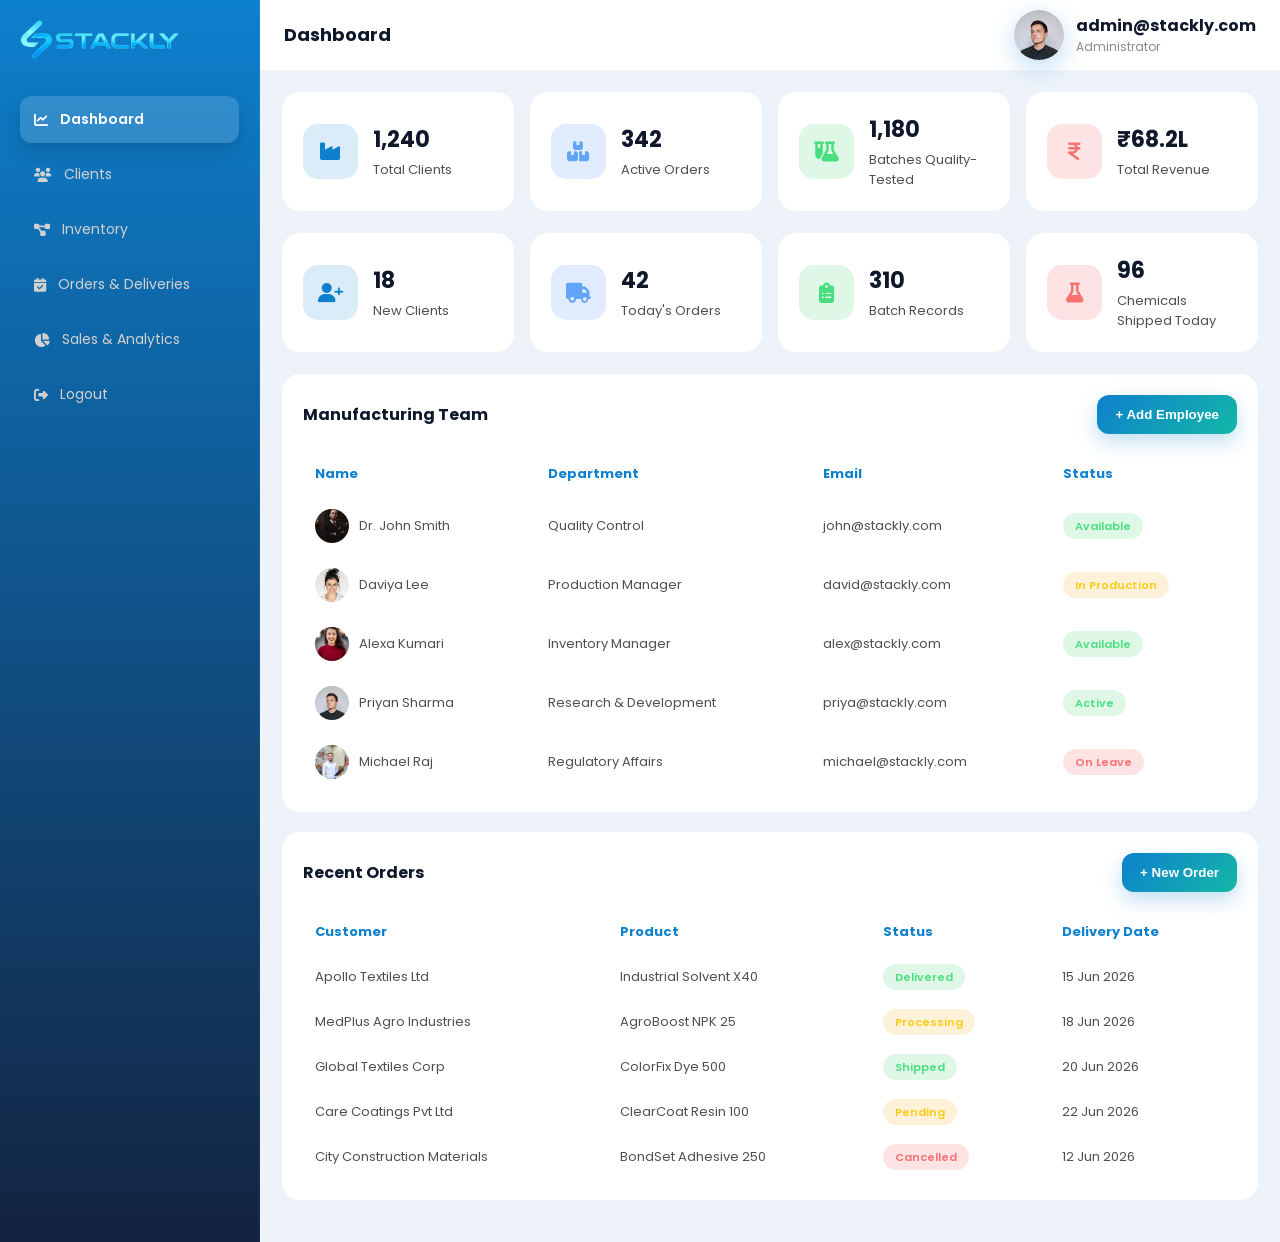
<file: admin.html>
<!DOCTYPE html>
<html lang="en">

<head>
    <meta charset="UTF-8">
    <meta name="viewport" content="width=device-width, initial-scale=1.0">
    <title>Stackly Chemical Manufacturing Dashboard</title>
    <link rel="preconnect" href="https://fonts.googleapis.com">
    <link href="https://fonts.googleapis.com/css2?family=Poppins:wght@300;400;500;600;700&display=swap"
        rel="stylesheet">
    <link rel="stylesheet" href="https://cdnjs.cloudflare.com/ajax/libs/font-awesome/6.5.1/css/all.min.css" />
    <link rel="stylesheet" href="https://fonts.googleapis.com/css2?family=Material+Symbols+Outlined" />
    <style>
        * {
            margin: 0;
            padding: 0;
            box-sizing: border-box;
        }

        body {
            font-family: 'Poppins', sans-serif;
            background: #edf3f9;
            display: flex;
            min-height: 100vh;
            overflow-x: hidden;
        }

        .sidebar {
            width: 260px;
            background: linear-gradient(180deg, #0D80CE, #132340);
            border-right: 1px solid rgba(255, 255, 255, 0.05);
            padding: 20px;
            transition: 0.3s;
            flex-shrink: 0;
        }

        .logo {
            display: flex;
            align-items: center;
            justify-content: space-between;
            margin-bottom: 30px;
        }

        .logo img {
            width: 160px;
        }

        .close-btn {
            display: none;
            font-size: 22px;
            color: white;
            cursor: pointer;
        }

        .menu {
            list-style: none;
        }

        .menu li {
            margin-bottom: 8px;
        }

        .menu li a {
            display: flex;
            align-items: center;
            gap: 12px;
            padding: 13px 14px;
            border-radius: 12px;
            text-decoration: none;
            color: #d1d1d1;
            transition: 0.3s;
            font-size: 14px;
            cursor: pointer;
        }

        .menu li a:hover,
        .menu li.active a {
            background: rgba(255, 255, 255, 0.15);
            color: #ffffff;
            font-weight: 600;
            box-shadow: 0 8px 20px rgba(0, 0, 0, 0.15);
        }

        .main {
            flex: 1;
            overflow: auto;
        }

        .topbar {
            height: 70px;
            background: #ffffff;
            border-bottom: 1px solid rgba(255, 255, 255, 0.05);
            display: flex;
            justify-content: space-between;
            align-items: center;
            padding: 0 24px;
            position: sticky;
            top: 0;
            z-index: 10;
        }

        .topbar-left {
            display: flex;
            align-items: center;
            gap: 15px;
        }

        .menu-btn {
            display: none;
            color: #0D80CE;
            font-size: 22px;
            cursor: pointer;
        }

        .topbar h2 {
            color: #0f172a;
            font-size: 18px;
        }

        .admin-info {
            display: flex;
            align-items: center;
            gap: 12px;
            color: #0f172a;
        }

        .avatar {
            width: 50px;
            height: 50px;
            border-radius: 50%;
            object-fit: cover;
            box-shadow: 0 8px 25px rgba(13, 128, 206, .25);
            flex-shrink: 0;
        }

        .content {
            display: none;
        }

        .content.active {
            display: block;
        }

        .cards {
            display: grid;
            grid-template-columns: repeat(auto-fit, minmax(200px, 1fr));
            gap: 16px;
            margin-bottom: 22px;
        }

        .card {
            background: #ffffff;
            border-radius: 18px;
            padding: 20px;
            border: 1px solid rgba(255, 255, 255, 0.05);
            display: flex;
            align-items: center;
            gap: 15px;
        }

        .card-icon {
            width: 55px;
            height: 55px;
            border-radius: 15px;
            display: flex;
            justify-content: center;
            align-items: center;
            font-size: 20px;
            flex-shrink: 0;
        }

        .gold {
            background: rgba(13, 128, 206, 0.15);
            color: #0D80CE;
        }

        .blue {
            background: rgba(59, 130, 246, 0.15);
            color: #60a5fa;
        }

        .green {
            background: rgba(34, 197, 94, 0.15);
            color: #4ade80;
        }

        .red {
            background: rgba(239, 68, 68, 0.15);
            color: #f87171;
        }

        .purple {
            background: rgba(168, 85, 247, 0.15);
            color: #c084fc;
        }

        .orange {
            background: rgba(249, 115, 22, 0.15);
            color: #fb923c;
        }

        .card h2 {
            color: #0f172a;
            margin-bottom: 4px;
            font-size: 22px;
        }

        .card p {
            color: #131212bd;
            font-size: 13px;
        }

        .table-box {
            background: #ffffff;
            border-radius: 18px;
            padding: 20px;
            border: 1px solid rgba(255, 255, 255, 0.05);
            overflow: auto;
            margin-bottom: 20px;
        }

        .table-header {
            display: flex;
            justify-content: space-between;
            align-items: center;
            margin-bottom: 18px;
            flex-wrap: wrap;
            gap: 10px;
        }

        .table-header h2 {
            color: #0f172a;
            font-size: 16px;
        }

        .btn-gold {
            background: linear-gradient(135deg,
                    #0D80CE,
                    #14b8a6);
            color: white;
            border: none;
            padding: 12px 18px;
            border-radius: 12px;
            font-weight: 600;
            cursor: pointer;
            transition: .3s;
            box-shadow: 0 8px 20px rgba(13, 128, 206, .25);
        }

        .btn-gold:hover {
            transform: translateY(-2px);
            box-shadow: 0 12px 25px rgba(13, 128, 206, .35);
        }

        .btn-outline {
            border: 1px solid rgba(13, 128, 206, 0.726);
            background: transparent;
            padding: 8px 14px;
            border-radius: 10px;
            font-weight: 500;
            cursor: pointer;
            font-size: 13px;
            color: #0D80CE;
        }

        table {
            width: 100%;
            border-collapse: collapse;
            min-width: 550px;
        }

        table th {
            text-align: left;
            padding: 12px;
            color: #0D80CE;
            font-size: 13px;
        }

        table td {
            padding: 12px;
            border-top: 1px solid rgba(255, 255, 255, 0.05);
            color: #131212bd;

            font-size: 13px;
        }

        .table-avatar-wrap {
            display: flex;
            align-items: center;
            gap: 10px;
        }

        .table-avatar-wrap img {
            width: 34px;
            height: 34px;
            border-radius: 50%;
            object-fit: cover;
            flex-shrink: 0;
        }

        .product-thumb {
            width: 36px;
            height: 36px;
            border-radius: 8px;
            object-fit: cover;
            flex-shrink: 0;
        }

        .status {
            padding: 5px 12px;
            border-radius: 20px;
            font-size: 11px;
            font-weight: 600;
        }

        .s-active {
            background: rgba(34, 197, 94, 0.15);
            color: #4ade80;
        }

        .s-pending {
            background: rgba(245, 158, 11, 0.15);
            color: #facc15;
        }

        .s-closed {
            background: rgba(239, 68, 68, 0.15);
            color: #f87171;
        }

        .s-blue {
            background: rgba(59, 130, 246, 0.15);
            color: #60a5fa;
        }

        .s-purple {
            background: rgba(168, 85, 247, 0.15);
            color: #c084fc;
        }

        .page-title {
            color: #0f172a;
            font-size: 22px;
            font-weight: 600;
            margin-bottom: 6px;
        }

        .page-sub {
            color: #888;
            font-size: 14px;
            margin-bottom: 22px;
        }

        .grid-2 {
            display: grid;
            grid-template-columns: 1fr 1fr;
            gap: 18px;
            margin-bottom: 22px;
        }

        .info-box {
            background: #ffffff;
            border-radius: 16px;
            padding: 20px;
            border: 1px solid rgba(255, 255, 255, 0.05);
        }

        .info-box h3 {
            color: #0D80CE;
            font-size: 14px;
            margin-bottom: 14px;
            display: flex;
            align-items: center;
            gap: 8px;
        }

        .info-row {
            display: flex;
            justify-content: space-between;
            align-items: center;
            padding: 10px 0;
            border-bottom: 1px solid rgba(255, 255, 255, 0.05);
        }

        .info-row:last-child {
            border-bottom: none;
        }

        .info-label {
            color: #888;
            font-size: 13px;
            display: flex;
            align-items: center;
            gap: 6px;
        }

        .info-label .material-symbols-outlined {
            font-size: 16px;
            color: #0D80CE;
        }

        .info-value {
            color: #d1d1d1;
            font-size: 13px;
            font-weight: 500;
        }

        .client-card {
            background: #ffffff;
            border-radius: 16px;
            padding: 18px;
            border: 1px solid rgba(255, 255, 255, 0.05);
            display: flex;
            align-items: center;
            gap: 14px;
            margin-bottom: 12px;
        }

        .client-avatar {
            width: 48px;
            height: 48px;
            border-radius: 50%;
            background: linear-gradient(135deg, #0D80CE, #132340);
            display: flex;
            justify-content: center;
            align-items: center;
            font-weight: 700;
            color: white;
            font-size: 17px;
            flex-shrink: 0;
        }

        .client-name {
            color: #0f172a;
            font-size: 15px;
            font-weight: 500;
        }

        .client-case {
            color: #888;
            font-size: 12px;
            margin-top: 3px;
        }

        .badge {
            padding: 4px 10px;
            border-radius: 20px;
            font-size: 11px;
            font-weight: 600;
            margin-left: auto;
        }

        .setting-section {
            background: #ffffff;
            border-radius: 16px;
            padding: 20px;
            border: 1px solid rgba(255, 255, 255, 0.05);
            margin-bottom: 18px;
        }

        .setting-section h3 {
            color: #0D80CE;
            font-size: 15px;
            margin-bottom: 16px;
            padding-bottom: 10px;
            border-bottom: 1px solid rgba(255, 255, 255, 0.07);
        }

        .setting-row {
            display: flex;
            justify-content: space-between;
            align-items: center;
            padding: 12px 0;
            border-bottom: 1px solid rgba(255, 255, 255, 0.04);
        }

        .setting-row:last-child {
            border-bottom: none;
        }

        .setting-label {
            color: black;
            font-size: 14px;
        }

        .setting-desc {
            color: #666;
            font-size: 12px;
            margin-top: 3px;
        }

        .toggle {
            width: 44px;
            height: 24px;
            border-radius: 20px;
            background: #333;
            position: relative;
            cursor: pointer;
            transition: 0.3s;
            flex-shrink: 0;
        }

        .toggle.on {
            background: #0D80CE;
        }

        .toggle::after {
            content: '';
            position: absolute;
            width: 18px;
            height: 18px;
            border-radius: 50%;
            background: white;
            top: 3px;
            left: 3px;
            transition: 0.3s;
        }

        .toggle.on::after {
            left: 23px;
        }

        .input-field {
            background: #e8f4fc;
            border: 1px solid rgba(255, 255, 255, 0.1);
            border-radius: 10px;
            padding: 10px 14px;
            color: #555555;
            font-size: 13px;
            font-family: 'Poppins', sans-serif;
            outline: none;
            width: 100%;
            margin-bottom: 12px;
        }



        .passbox {
            position: relative;
        }

        .pass-icon {
            position: absolute;
            top: 50%;
            right: 12px;
            transform: translateY(-70%);
            display: flex;
            align-items: center;
            justify-content: center;
            cursor: pointer;
            font-size: 20px
        }


        input[type="password"]::-ms-reveal,
        input[type="password"]::-ms-clear,
        input[type="password"]::-webkit-textfield-decoration-container {
            display: none !important;
        }

        .input-field:focus {
            border-color: rgba(13, 128, 206, 0.4);
        }

        .meeting-card {
            background: #ffffff;
            border-radius: 16px;
            padding: 18px;
            border: 1px solid rgba(255, 255, 255, 0.05);
            margin-bottom: 14px;
            display: flex;
            gap: 16px;
            align-items: flex-start;
        }

        .meeting-date {
            background: rgba(13, 128, 206, 0.12);
            border-radius: 12px;
            padding: 12px 14px;
            text-align: center;
            flex-shrink: 0;
        }

        .meeting-day {
            color: #0D80CE;
            font-size: 22px;
            font-weight: 700;
            line-height: 1;
        }

        .meeting-month {
            color: #132340;
            font-size: 11px;
            margin-top: 3px;
        }

        .meeting-title {
            color: #0f172a;
            font-size: 15px;
            font-weight: 500;
        }

        .meeting-meta {
            color: #888;
            font-size: 12px;
            margin-top: 5px;
            display: flex;
            gap: 14px;
            flex-wrap: wrap;
        }

        .report-card {
            background: #ffffff;
            border-radius: 16px;
            padding: 20px;
            border: 1px solid rgba(255, 255, 255, 0.05);
            margin-bottom: 14px;
        }

        .report-title {
            color: #0f172a;
            font-size: 15px;
            font-weight: 500;
            margin-bottom: 8px;
        }

        .progress-bar {
            border-radius: 20px;
            height: 8px;
            margin: 8px 0 4px;
            background: rgba(13, 128, 206, 0.1);
        }

        .progress-fill {
            height: 100%;
            border-radius: 20px;
            background: linear-gradient(90deg, #132340, #0D80CE);
        }

        .progress-label {
            display: flex;
            justify-content: space-between;
            color: #888;
            font-size: 12px;
        }

        @media(max-width:768px) {
            .menu-btn {
                display: block;
            }

            .close-btn {
                display: block;
            }

            .sidebar {
                position: fixed;
                left: -270px;
                top: 0;
                width: 260px;
                height: 100vh;
                z-index: 999;
            }

            .sidebar.showSidebar {
                left: 0;
            }

            .grid-2 {
                grid-template-columns: 1fr;
            }


        }

        @media(max-width:500px) {

            .admin-info h4,
            .admin-info p {
                display: none;
            }

            .meeting-card {
                flex-direction: column;

            }

            .avatar {
                width: 30px;
                height: 30px;
            }
        }
    </style>
</head>

<body>

    <div class="sidebar" id="sidebar">
        <div class="logo">

            <a href="admin.html"><img src="./src/logo.webp" alt="company logo"></a>

            <span class="close-btn" id="closeBtn"><i class="fa-solid fa-xmark"></i></span>
        </div>
        <ul class="menu">
            <li class="active" data-page="dashboard"><a><i class="fa-solid fa-chart-line"></i> Dashboard</a></li>
            <li data-page="clients"><a><i class="fa-solid fa-users"></i> Clients</a></li>
            <li data-page="projects"><a><i class="fa-solid fa-diagram-project"></i> Inventory</a></li>
            <li data-page="meetings"><a><i class="fa-solid fa-calendar-check"></i> Orders & Deliveries</a></li>
            <li data-page="reports"><a><i class="fa-solid fa-chart-pie"></i> Sales & Analytics
                </a></li>
            <!-- <li data-page="settings"><a><i class="fa-solid fa-gear"></i> Settings</a></li> -->
            <li id="logoutItem"><a><i class="fa-solid fa-right-from-bracket"></i> Logout</a></li>
        </ul>
    </div>

    <div class="main">
        <div class="topbar">
            <div class="topbar-left">
                <div class="menu-btn" id="menuBtn"><i class="fa-solid fa-bars"></i></div>
                <h2 id="pageTitle">Dashboard</h2>
            </div>
            <div class="admin-info">
                <img class="avatar" id="avatarEl"
                    src="./src/person6.webp"
                    alt="Admin avatar">
                <div>
                    <h4 id="adminEmail">admin@stackly.com</h4>
                    <p style="color:#888;font-size:12px;">Administrator</p>
                </div>
            </div>
        </div>

        <!-- ===== DASHBOARD ===== -->
        <div class="content active" id="page-dashboard">
            <div style="padding:22px 22px 0;">
                <div class="cards">
                    <div class="card">
                        <div class="card-icon gold">
                            <i class="fa-solid fa-industry"></i>
                        </div>
                        <div>
                            <h2>1,240</h2>
                            <p>Total Clients</p>
                        </div>
                    </div>

                    <div class="card">
                        <div class="card-icon blue">
                            <i class="fa-solid fa-boxes-stacked"></i>
                        </div>
                        <div>
                            <h2>342</h2>
                            <p>Active Orders</p>
                        </div>
                    </div>

                    <div class="card">
                        <div class="card-icon green">
                            <i class="fa-solid fa-flask-vial"></i>
                        </div>
                        <div>
                            <h2>1,180</h2>
                            <p>Batches Quality-Tested</p>
                        </div>
                    </div>

                    <div class="card">
                        <div class="card-icon red">
                            <i class="fa-solid fa-indian-rupee-sign"></i>
                        </div>
                        <div>
                            <h2>₹68.2L</h2>
                            <p>Total Revenue</p>
                        </div>
                    </div>
                </div>

                <div class="cards">
                    <div class="card">
                        <div class="card-icon gold">
                            <i class="fa-solid fa-user-plus"></i>
                        </div>
                        <div>
                            <h2>18</h2>
                            <p>New Clients</p>
                        </div>
                    </div>

                    <div class="card">
                        <div class="card-icon blue">
                            <i class="fa-solid fa-truck"></i>
                        </div>
                        <div>
                            <h2>42</h2>
                            <p>Today's Orders</p>
                        </div>
                    </div>

                    <div class="card">
                        <div class="card-icon green">
                            <i class="fa-solid fa-clipboard-list"></i>
                        </div>
                        <div>
                            <h2>310</h2>
                            <p>Batch Records</p>
                        </div>
                    </div>

                    <div class="card">
                        <div class="card-icon red">
                            <i class="fa-solid fa-flask"></i>
                        </div>
                        <div>
                            <h2>96</h2>
                            <p>Chemicals Shipped Today</p>
                        </div>
                    </div>
                </div>
            </div>
            <div style="padding:0 22px 22px;">
                <div class="table-box">
                    <div class="table-header">
                        <h2>Manufacturing Team</h2>
                        <button class="btn-gold errorpage">+ Add Employee</button>
                    </div>

                    <table>
                        <thead>
                            <tr>
                                <th>Name</th>
                                <th>Department</th>
                                <th>Email</th>
                                <th>Status</th>
                            </tr>
                        </thead>

                        <tbody>

                            <tr>
                                <td>
                                    <div class="table-avatar-wrap">
                                        <img src="./src/person3.webp" alt="John Smith">
                                        Dr. John Smith
                                    </div>
                                </td>
                                <td>Quality Control</td>
                                <td>john@stackly.com</td>
                                <td>
                                    <span class="status s-active">
                                        Available
                                    </span>
                                </td>
                            </tr>

                            <tr>
                                <td>
                                    <div class="table-avatar-wrap">
                                        <img src="./src/person4.webp" alt="David Lee">
                                        Daviya Lee
                                    </div>
                                </td>
                                <td>Production Manager</td>
                                <td>david@stackly.com</td>
                                <td>
                                    <span class="status s-pending">
                                        In Production
                                    </span>
                                </td>
                            </tr>

                            <tr>
                                <td>
                                    <div class="table-avatar-wrap">
                                        <img src="./src/person7.webp" alt="Alex Kumar">
                                        Alexa Kumari
                                    </div>
                                </td>
                                <td>Inventory Manager</td>
                                <td>alex@stackly.com</td>
                                <td>
                                    <span class="status s-active">
                                        Available
                                    </span>
                                </td>
                            </tr>

                            <tr>
                                <td>
                                    <div class="table-avatar-wrap">
                                        <img src="./src/person6.webp" alt="Priya Sharma">
                                        Priyan Sharma
                                    </div>
                                </td>
                                <td>Research & Development</td>
                                <td>priya@stackly.com</td>
                                <td>
                                    <span class="status s-active">
                                        Active
                                    </span>
                                </td>
                            </tr>

                            <tr>
                                <td>
                                    <div class="table-avatar-wrap">
                                        <img src="./src/p1.webp" alt="Michael Raj">
                                        Michael Raj
                                    </div>
                                </td>
                                <td>Regulatory Affairs</td>
                                <td>michael@stackly.com</td>
                                <td>
                                    <span class="status s-closed">
                                        On Leave
                                    </span>
                                </td>
                            </tr>

                        </tbody>
                    </table>
                </div>
                <div class="table-box">
                    <div class="table-header">
                        <h2>Recent Orders</h2>
                        <button class="btn-gold errorpage">+ New Order</button>
                    </div>

                    <table>
                        <thead>
                            <tr>
                                <th>Customer</th>
                                <th>Product</th>
                                <th>Status</th>
                                <th>Delivery Date</th>
                            </tr>
                        </thead>

                        <tbody>

                            <tr>
                                <td>Apollo Textiles Ltd</td>
                                <td>Industrial Solvent X40</td>
                                <td>
                                    <span class="status s-active">
                                        Delivered
                                    </span>
                                </td>
                                <td>15 Jun 2026</td>
                            </tr>

                            <tr>
                                <td>MedPlus Agro Industries</td>
                                <td>AgroBoost NPK 25</td>
                                <td>
                                    <span class="status s-pending">
                                        Processing
                                    </span>
                                </td>
                                <td>18 Jun 2026</td>
                            </tr>

                            <tr>
                                <td>Global Textiles Corp</td>
                                <td>ColorFix Dye 500</td>
                                <td>
                                    <span class="status s-active">
                                        Shipped
                                    </span>
                                </td>
                                <td>20 Jun 2026</td>
                            </tr>

                            <tr>
                                <td>Care Coatings Pvt Ltd</td>
                                <td>ClearCoat Resin 100</td>
                                <td>
                                    <span class="status s-pending">
                                        Pending
                                    </span>
                                </td>
                                <td>22 Jun 2026</td>
                            </tr>

                            <tr>
                                <td>City Construction Materials</td>
                                <td>BondSet Adhesive 250</td>
                                <td>
                                    <span class="status s-closed">
                                        Cancelled
                                    </span>
                                </td>
                                <td>12 Jun 2026</td>
                            </tr>

                        </tbody>
                    </table>
                </div>
            </div>
        </div>

        <!-- ===== CLIENTS ===== -->
        <div class="content" id="page-clients" style="padding:22px;">
            <div class="page-title">Client Management</div>
            <div class="page-sub">Manage all registered clients and their order details</div>
            <div class="cards">
                <div class="card">
                    <div class="card-icon gold"><i class="fa-solid fa-users"></i></div>
                    <div>
                        <h2>1,245</h2>
                        <p>Total Clients</p>
                    </div>
                </div>
                <div class="card">
                    <div class="card-icon green"><i class="fa-solid fa-user-check"></i></div>
                    <div>
                        <h2>987</h2>
                        <p>Active Clients</p>
                    </div>
                </div>
                <div class="card">
                    <div class="card-icon blue"><i class="fa-solid fa-user-plus"></i></div>
                    <div>
                        <h2>54</h2>
                        <p>New This Month</p>
                    </div>
                </div>
                <div class="card">
                    <div class="card-icon red"><i class="fa-solid fa-user-xmark"></i></div>
                    <div>
                        <h2>204</h2>
                        <p>Inactive Clients</p>
                    </div>
                </div>
            </div>
            <div class="table-box">
                <div class="table-header">
                    <h2>All Customers</h2>
                    <div style="display:flex;gap:10px;">
                        <button class="btn-outline errorpage">Export</button>
                        <button class="btn-gold errorpage">+ Add Customer</button>
                    </div>
                </div>

                <table>
                    <thead>
                        <tr>
                            <th>Customer Name</th>
                            <th>Phone</th>
                            <th>Product Ordered</th>
                            <th>Sales Executive</th>
                            <th>Status</th>
                            <th>Registered</th>
                        </tr>
                    </thead>

                    <tbody>

                        <tr>
                            <td>Apollo Textiles Ltd</td>
                            <td>+91 98765 43210</td>
                            <td>Industrial Solvent X40</td>
                            <td>David Lee</td>
                            <td><span class="status s-active">Active</span></td>
                            <td>01 Jan 2026</td>
                        </tr>

                        <tr>
                            <td>MedPlus Agro Industries</td>
                            <td>+91 87654 32109</td>
                            <td>AgroBoost NPK 25</td>
                            <td>Alex Kumar</td>
                            <td><span class="status s-active">Active</span></td>
                            <td>10 Feb 2026</td>
                        </tr>

                        <tr>
                            <td>Global Textiles Corp</td>
                            <td>+91 76543 21098</td>
                            <td>ClearCoat Resin 100</td>
                            <td>John Smith</td>
                            <td><span class="status s-pending">Pending</span></td>
                            <td>15 Mar 2026</td>
                        </tr>

                        <tr>
                            <td>Care Coatings Pvt Ltd</td>
                            <td>+91 65432 10987</td>
                            <td>ColorFix Dye 500</td>
                            <td>David Lee</td>
                            <td><span class="status s-active">Active</span></td>
                            <td>20 Apr 2026</td>
                        </tr>

                        <tr>
                            <td>LifeCare Packaging Ltd</td>
                            <td>+91 54321 09876</td>
                            <td>BondSet Adhesive 250</td>
                            <td>Priya Sharma</td>
                            <td><span class="status s-closed">Inactive</span></td>
                            <td>05 May 2026</td>
                        </tr>

                        <tr>
                            <td>City Construction Materials</td>
                            <td>+91 43210 98765</td>
                            <td>StoneGuard Sealant 500</td>
                            <td>Alex Kumar</td>
                            <td><span class="status s-pending">Under Review</span></td>
                            <td>12 May 2026</td>
                        </tr>

                    </tbody>
                </table>
            </div>
            <div class="grid-2">

                <div class="info-box">
                    <h3>
                        <i class="fa-solid fa-industry"></i>
                        Top Customers by Orders
                    </h3>

                    <div class="client-card">
                        <div class="client-avatar">A</div>
                        <div>
                            <div class="client-name">Apollo Textiles Ltd</div>
                            <div class="client-case">
                                Industrial Solvent X40 • Active
                            </div>
                        </div>
                        <span class="badge s-active">
                            15 Orders
                        </span>
                    </div>

                    <div class="client-card">
                        <div class="client-avatar">M</div>
                        <div>
                            <div class="client-name">MedPlus Agro Industries</div>
                            <div class="client-case">
                                AgroBoost NPK 25 • Active
                            </div>
                        </div>
                        <span class="badge s-blue">
                            12 Orders
                        </span>
                    </div>

                    <div class="client-card">
                        <div class="client-avatar">G</div>
                        <div>
                            <div class="client-name">Global Textiles Corp</div>
                            <div class="client-case">
                                ClearCoat Resin 100 • Active
                            </div>
                        </div>
                        <span class="badge s-active">
                            10 Orders
                        </span>
                    </div>

                </div>

                <div class="info-box">

                    <h3>
                        <i class="fa-solid fa-chart-line"></i>
                        Sales Summary
                    </h3>

                    <div class="info-row">
                        <span class="info-label">
                            Direct Industrial Orders
                        </span>
                        <span class="info-value">
                            420
                        </span>
                    </div>

                    <div class="info-row">
                        <span class="info-label">
                            Distributor Orders
                        </span>
                        <span class="info-value">
                            680
                        </span>
                    </div>

                    <div class="info-row">
                        <span class="info-label">
                            Online B2B Orders
                        </span>
                        <span class="info-value">
                            390
                        </span>
                    </div>

                    <div class="info-row">
                        <span class="info-label">
                            Average Delivery Time
                        </span>
                        <span class="info-value">
                            2.8 Days
                        </span>
                    </div>

                    <div class="info-row">
                        <span class="info-label">
                            Customer Retention Rate
                        </span>
                        <span class="info-value">
                            92%
                        </span>
                    </div>

                </div>

            </div>
        </div>

        <!-- ===== PROJECTS (INVENTORY) ===== -->
        <div class="content" id="page-projects" style="padding:22px;">

            <div class="page-title">Inventory Management</div>
            <div class="page-sub">
                Monitor chemical stock, batch tracking and inventory status
            </div>

            <div class="cards">

                <div class="card">
                    <div class="card-icon blue">
                        <i class="fa-solid fa-flask"></i>
                    </div>
                    <div>
                        <h2>325</h2>
                        <p>Total Products</p>
                    </div>
                </div>

                <div class="card">
                    <div class="card-icon gold">
                        <i class="fa-solid fa-boxes-stacked"></i>
                    </div>
                    <div>
                        <h2>88</h2>
                        <p>Low Stock Items</p>
                    </div>
                </div>

                <div class="card">
                    <div class="card-icon green">
                        <i class="fa-solid fa-check-circle"></i>
                    </div>
                    <div>
                        <h2>198</h2>
                        <p>Available Products</p>
                    </div>
                </div>

                <div class="card">
                    <div class="card-icon red">
                        <i class="fa-solid fa-triangle-exclamation"></i>
                    </div>
                    <div>
                        <h2>45</h2>
                        <p>Expiring Soon</p>
                    </div>
                </div>

            </div>

            <div class="table-box">

                <div class="table-header">
                    <h2>Chemical Inventory</h2>

                    <div style="display:flex;gap:10px;">
                        <button class="btn-outline errorpage">
                            Filter
                        </button>

                        <button class="btn-gold errorpage">
                            + Add Product
                        </button>
                    </div>

                </div>

                <table>

                    <thead>
                        <tr>
                            <th>Batch ID</th>
                            <th>Product Name</th>
                            <th>Category</th>
                            <th>Supplier</th>
                            <th>Stock</th>
                            <th>Status</th>
                            <th>Expiry Date</th>
                        </tr>
                    </thead>

                    <tbody>

                        <tr>
                            <td>#CHM-1024</td>
                            <td>
                                <div class="table-avatar-wrap">
                                    <img class="product-thumb" src="./src/b1.webp" alt="Industrial Solvent X40">
                                    Industrial Solvent X40
                                </div>
                            </td>
                            <td>Solvents</td>
                            <td>PetroChem Supplies</td>
                            <td>1250</td>
                            <td><span class="status s-active">Available</span></td>
                            <td>15 Dec 2027</td>
                        </tr>

                        <tr>
                            <td>#CHM-1023</td>
                            <td>
                                <div class="table-avatar-wrap">
                                    <img class="product-thumb" src="./src/b2.webp" alt="AgroBoost NPK 25">
                                    AgroBoost NPK 25
                                </div>
                            </td>
                            <td>Agro Chemicals</td>
                            <td>GreenField Agro</td>
                            <td>420</td>
                            <td><span class="status s-pending">Low Stock</span></td>
                            <td>20 Oct 2027</td>
                        </tr>

                        <tr>
                            <td>#CHM-1022</td>
                            <td>
                                <div class="table-avatar-wrap">
                                    <img class="product-thumb" src="./src/b3.webp" alt="ColorFix Dye 500">
                                    ColorFix Dye 500
                                </div>
                            </td>
                            <td>Specialty Compounds</td>
                            <td>ChromaTech Industries</td>
                            <td>980</td>
                            <td><span class="status s-active">Available</span></td>
                            <td>11 Jan 2028</td>
                        </tr>

                        <tr>
                            <td>#CHM-1021</td>
                            <td>
                                <div class="table-avatar-wrap">
                                    <img class="product-thumb" src="./src/b4.webp" alt="ClearCoat Resin 100">
                                    ClearCoat Resin 100
                                </div>
                            </td>
                            <td>Coatings</td>
                            <td>ResinWorks Ltd</td>
                            <td>160</td>
                            <td><span class="status s-pending">Low Stock</span></td>
                            <td>05 Aug 2027</td>
                        </tr>

                        <tr>
                            <td>#CHM-1020</td>
                            <td>
                                <div class="table-avatar-wrap">
                                    <img class="product-thumb" src="./src/b5.webp" alt="BondSet Adhesive 250">
                                    BondSet Adhesive 250
                                </div>
                            </td>
                            <td>Adhesives</td>
                            <td>BondTech Materials</td>
                            <td>0</td>
                            <td><span class="status s-closed">Out of Stock</span></td>
                            <td>12 Jul 2027</td>
                        </tr>

                    </tbody>

                </table>

            </div>

            <div class="grid-2">

                <div class="info-box">

                    <h3>
                        <i class="fa-solid fa-chart-pie"></i>
                        Product Category Breakdown
                    </h3>

                    <div class="info-row">
                        <span class="info-label">Solvents</span>
                        <span class="info-value">120</span>
                    </div>

                    <div class="info-row">
                        <span class="info-label">Agro Chemicals</span>
                        <span class="info-value">95</span>
                    </div>

                    <div class="info-row">
                        <span class="info-label">Specialty Compounds</span>
                        <span class="info-value">72</span>
                    </div>

                    <div class="info-row">
                        <span class="info-label">Coatings</span>
                        <span class="info-value">58</span>
                    </div>

                    <div class="info-row">
                        <span class="info-label">Adhesives</span>
                        <span class="info-value">35</span>
                    </div>

                    <div class="info-row">
                        <span class="info-label">Lab Reagents</span>
                        <span class="info-value">45</span>
                    </div>

                </div>

                <div class="info-box">

                    <h3>
                        <i class="fa-solid fa-file-lines"></i>
                        Recent Inventory Reports
                    </h3>

                    <div class="info-row">
                        <span class="info-label">
                            <span class="material-symbols-outlined">description</span>
                            Stock_Report_June.pdf
                        </span>
                        <span class="info-value errorpage" style="color:#60a5fa;font-size:12px;">
                            View
                        </span>
                    </div>

                    <div class="info-row">
                        <span class="info-label">
                            <span class="material-symbols-outlined">description</span>
                            Expiry_Items.pdf
                        </span>
                        <span class="info-value errorpage" style="color:#60a5fa;font-size:12px;">
                            View
                        </span>
                    </div>

                    <div class="info-row">
                        <span class="info-label">
                            <span class="material-symbols-outlined">description</span>
                            Supplier_Report.pdf
                        </span>
                        <span class="info-value errorpage" style="color:#60a5fa;font-size:12px;">
                            View
                        </span>
                    </div>

                    <div class="info-row">
                        <span class="info-label">
                            <span class="material-symbols-outlined">description</span>
                            Batch_Tracking.pdf
                        </span>
                        <span class="info-value errorpage" style="color:#60a5fa;font-size:12px;">
                            View
                        </span>
                    </div>

                    <div class="info-row">
                        <span class="info-label">
                            <span class="material-symbols-outlined">description</span>
                            Chemical_Audit.pdf
                        </span>
                        <span class="info-value errorpage" style="color:#60a5fa;font-size:12px;">
                            View
                        </span>
                    </div>

                </div>

            </div>

        </div>
        <!-- ===== MEETINGS (ORDERS & DELIVERIES) ===== -->
        <div class="content" id="page-meetings" style="padding:22px;">


            <div class="page-title">Orders & Deliveries</div>

            <div class="page-sub">
                Manage chemical orders, deliveries and supplier schedules
            </div>

            <div class="cards">

                <div class="card">
                    <div class="card-icon blue">
                        <i class="fa-solid fa-truck"></i>
                    </div>
                    <div>
                        <h2>12</h2>
                        <p>Today's Deliveries</p>
                    </div>
                </div>

                <div class="card">
                    <div class="card-icon gold">
                        <i class="fa-solid fa-calendar-week"></i>
                    </div>
                    <div>
                        <h2>34</h2>
                        <p>This Week Orders</p>
                    </div>
                </div>

                <div class="card">
                    <div class="card-icon green">
                        <i class="fa-solid fa-box-open"></i>
                    </div>
                    <div>
                        <h2>8</h2>
                        <p>Pending Shipments</p>
                    </div>
                </div>

                <div class="card">
                    <div class="card-icon red">
                        <i class="fa-solid fa-triangle-exclamation"></i>
                    </div>
                    <div>
                        <h2>3</h2>
                        <p>Delayed Deliveries</p>
                    </div>
                </div>

            </div>

            <div class="table-box">

                <div class="table-header">
                    <h2>Upcoming Deliveries</h2>
                    <button class="btn-gold errorpage">
                        + New Order
                    </button>
                </div>

                <div style="padding:0 0 10px;">

                    <div class="meeting-card">

                        <div class="meeting-date">
                            <div class="meeting-day">10</div>
                            <div class="meeting-month">JUN</div>
                        </div>

                        <div>
                            <div class="meeting-title">
                                Industrial Solvent X40 – Apollo Textiles Ltd
                            </div>

                            <div class="meeting-meta">
                                <span>
                                    <i class="fa-solid fa-clock"></i>
                                    10:00 AM
                                </span>

                                <span>
                                    <i class="fa-solid fa-location-dot"></i>
                                    Chennai Warehouse
                                </span>

                                <span>
                                    <i class="fa-solid fa-user"></i>
                                    Daviya Lee
                                </span>
                            </div>
                        </div>

                        <span class="badge s-active" style="margin-left:auto;white-space:nowrap;">
                            Dispatched
                        </span>

                    </div>

                    <div class="meeting-card">

                        <div class="meeting-date">
                            <div class="meeting-day">12</div>
                            <div class="meeting-month">JUN</div>
                        </div>

                        <div>
                            <div class="meeting-title">
                                AgroBoost NPK 25 – MedPlus Agro Industries
                            </div>

                            <div class="meeting-meta">
                                <span>
                                    <i class="fa-solid fa-clock"></i>
                                    02:30 PM
                                </span>

                                <span>
                                    <i class="fa-solid fa-location-dot"></i>
                                    Madurai Distribution Center
                                </span>

                                <span>
                                    <i class="fa-solid fa-user"></i>
                                    Alex Kumar
                                </span>
                            </div>
                        </div>

                        <span class="badge s-blue" style="margin-left:auto;white-space:nowrap;">
                            Scheduled
                        </span>

                    </div>

                    <div class="meeting-card">

                        <div class="meeting-date">
                            <div class="meeting-day">15</div>
                            <div class="meeting-month">JUN</div>
                        </div>

                        <div>
                            <div class="meeting-title">
                                ColorFix Dye 500 – Global Textiles Corp
                            </div>

                            <div class="meeting-meta">
                                <span>
                                    <i class="fa-solid fa-clock"></i>
                                    11:00 AM
                                </span>

                                <span>
                                    <i class="fa-solid fa-location-dot"></i>
                                    Bangalore Logistics Hub
                                </span>

                                <span>
                                    <i class="fa-solid fa-user"></i>
                                    Priya Sharma
                                </span>
                            </div>
                        </div>

                        <span class="badge s-active" style="margin-left:auto;white-space:nowrap;">
                            In Transit
                        </span>

                    </div>

                </div>

            </div>


        </div>


        <!-- ===== REPORTS (SALES & ANALYTICS) ===== -->
        <div class="content" id="page-reports" style="padding:22px;">

            <div class="page-title">Sales & Analytics</div>

            <div class="page-sub">
                Chemical manufacturing business performance overview and sales insights
            </div>

            <div class="cards">

                <div class="card">
                    <div class="card-icon green">
                        <i class="fa-solid fa-money-bill-wave"></i>
                    </div>
                    <div>
                        <h2>$154,500</h2>
                        <p>Total Sales Revenue</p>
                    </div>
                </div>

                <div class="card">
                    <div class="card-icon blue">
                        <i class="fa-solid fa-arrow-trend-up"></i>
                    </div>
                    <div>
                        <h2>+24%</h2>
                        <p>Growth This Month</p>
                    </div>
                </div>

                <div class="card">
                    <div class="card-icon gold">
                        <i class="fa-solid fa-flask"></i>
                    </div>
                    <div>
                        <h2>89%</h2>
                        <p>Product Availability</p>
                    </div>
                </div>

                <div class="card">
                    <div class="card-icon red">
                        <i class="fa-solid fa-file-invoice-dollar"></i>
                    </div>
                    <div>
                        <h2>$12,800</h2>
                        <p>Pending Payments</p>
                    </div>
                </div>

            </div>

            <div class="grid-2">

                <div class="info-box">

                    <h3>
                        <i class="fa-solid fa-chart-bar"></i>
                        Revenue by Product Category
                    </h3>

                    <div class="report-card" style="background:#f3f3f3;border:none;">
                        <div class="report-title">Industrial Solvents</div>
                        <div class="progress-bar">
                            <div class="progress-fill" style="width:80%"></div>
                        </div>
                        <div class="progress-label">
                            <span>$48,400</span>
                            <span>80%</span>
                        </div>
                    </div>

                    <div class="report-card" style="background:#f3f3f3;border:none;">
                        <div class="report-title">Agro Chemicals</div>
                        <div class="progress-bar">
                            <div class="progress-fill" style="width:65%"></div>
                        </div>
                        <div class="progress-label">
                            <span>$34,900</span>
                            <span>65%</span>
                        </div>
                    </div>

                    <div class="report-card" style="background:#f3f3f3;border:none;">
                        <div class="report-title">Specialty Compounds</div>
                        <div class="progress-bar">
                            <div class="progress-fill" style="width:55%"></div>
                        </div>
                        <div class="progress-label">
                            <span>$28,300</span>
                            <span>55%</span>
                        </div>
                    </div>

                    <div class="report-card" style="background:#f3f3f3;border:none;">
                        <div class="report-title">Coatings & Adhesives</div>
                        <div class="progress-bar">
                            <div class="progress-fill" style="width:45%"></div>
                        </div>
                        <div class="progress-label">
                            <span>$21,900</span>
                            <span>45%</span>
                        </div>
                    </div>

                </div>

                <div class="info-box">

                    <h3>
                        <i class="fa-solid fa-user-tie"></i>
                        Sales Team Performance
                    </h3>

                    <div style="margin-bottom:14px;">
                        <div style="display:flex;justify-content:space-between;margin-bottom:6px;">
                            <span style="color:#334155;font-size:13px;">
                                David Lee
                            </span>
                            <span style="color:#0D80CE;font-size:13px;">
                                142 Orders • 88%
                            </span>
                        </div>

                        <div class="progress-bar">
                            <div class="progress-fill" style="width:88%"></div>
                        </div>
                    </div>

                    <div style="margin-bottom:14px;">
                        <div style="display:flex;justify-content:space-between;margin-bottom:6px;">
                            <span style="color:#334155;font-size:13px;">
                                Alex Kumar
                            </span>
                            <span style="color:#0D80CE;font-size:13px;">
                                121 Orders • 79%
                            </span>
                        </div>

                        <div class="progress-bar">
                            <div class="progress-fill" style="width:79%"></div>
                        </div>
                    </div>

                    <div style="margin-bottom:14px;">
                        <div style="display:flex;justify-content:space-between;margin-bottom:6px;">
                            <span style="color:#334155;font-size:13px;">
                                Priya Sharma
                            </span>
                            <span style="color:#0D80CE;font-size:13px;">
                                98 Orders • 72%
                            </span>
                        </div>

                        <div class="progress-bar">
                            <div class="progress-fill" style="width:72%"></div>
                        </div>
                    </div>

                    <div class="info-row" style="margin-top:12px;">
                        <span class="info-label">Monthly Sales Target</span>
                        <span class="info-value" style="color:#4ade80;">
                            $180,000
                        </span>
                    </div>

                    <div class="info-row">
                        <span class="info-label">Achieved</span>
                        <span class="info-value" style="color:#0D80CE;">
                            $154,500 (86%)
                        </span>
                    </div>

                    <div class="info-row">
                        <span class="info-label">Outstanding Payments</span>
                        <span class="info-value" style="color:#f87171;">
                            $12,800
                        </span>
                    </div>

                </div>

            </div>


        </div>


        <!-- ===== SETTINGS ===== -->
        <!-- <div class="content" id="page-settings" style="padding:22px;">


            <div class="page-title">Settings</div>

            <div class="page-sub">
                Manage company profile, inventory preferences and account settings
            </div>

            <div class="grid-2">

                <div>

                    <div class="setting-section">

                        <h3>
                            <i class="fa-solid fa-building"></i>
                            Company Profile
                        </h3>

                        <label style="color:black;font-size:12px;">
                            Company Name
                        </label>

                        <input class="input-field" value="Stackly Chemical Manufacturing">

                        <label style="color:black;font-size:12px;">
                            Email Address
                        </label>

                        <input class="input-field" value="admin@stackly.com">

                        <label style="color:black;font-size:12px;">
                            Contact Number
                        </label>

                        <input class="input-field" value="+91 98765 43210">

                        <label style="color:black;font-size:12px;">
                            Head Office Address
                        </label>

                        <input class="input-field" value="123, Anna Nagar, Chennai, Tamil Nadu - 600040">

                        <button class="btn-gold" style="width:100%;padding:12px;border-radius:12px;margin-top:4px;">
                            Save Changes
                        </button>

                    </div>

                    <div class="setting-section">

                        <h3>
                            <i class="fa-solid fa-lock"></i>
                            Security Settings
                        </h3>

                        <label style="color:black;font-size:12px;">
                            Current Password
                        </label>

                        <div class="passbox">
                            <input class="input-field" type="password" placeholder="Enter Current Password">
                            <span class="material-symbols-outlined pass-icon">visibility_off</span>
                        </div>



                        <label style="color:black;font-size:12px;">
                            New Password
                        </label>

                        <div class="passbox">
                            <input class="input-field" type="password" placeholder="Enter New Password">
                            <span class="material-symbols-outlined pass-icon">visibility_off</span>
                        </div>



                        <button class="btn-gold" style="width:100%;padding:12px;border-radius:12px;margin-top:4px;">
                            Change Password
                        </button>

                    </div>

                </div>

                <div>

                    <div class="setting-section">

                        <h3>
                            <i class="fa-solid fa-bell"></i>
                            Notifications
                        </h3>

                        <div class="setting-row">
                            <div>
                                <div class="setting-label">
                                    Low Stock Alerts
                                </div>
                                <div class="setting-desc">
                                    Get alerts when stock is running low
                                </div>
                            </div>
                            <div class="toggle on" onclick="this.classList.toggle('on')"></div>
                        </div>

                        <div class="setting-row">
                            <div>
                                <div class="setting-label">
                                    New Orders
                                </div>
                                <div class="setting-desc">
                                    Notify when a new order is received
                                </div>
                            </div>
                            <div class="toggle on" onclick="this.classList.toggle('on')"></div>
                        </div>

                        <div class="setting-row">
                            <div>
                                <div class="setting-label">
                                    Payment Confirmation
                                </div>
                                <div class="setting-desc">
                                    Alert when payment is received
                                </div>
                            </div>
                            <div class="toggle on" onclick="this.classList.toggle('on')"></div>
                        </div>

                        <div class="setting-row">
                            <div>
                                <div class="setting-label">
                                    Expiry Notifications
                                </div>
                                <div class="setting-desc">
                                    Notify for expiring chemical batches
                                </div>
                            </div>
                            <div class="toggle on" onclick="this.classList.toggle('on')"></div>
                        </div>

                    </div>

                    <div class="setting-section">

                        <h3>
                            <i class="fa-solid fa-sliders"></i>
                            Preferences
                        </h3>

                        <div class="setting-row">
                            <div>
                                <div class="setting-label">
                                    Dark Mode
                                </div>
                                <div class="setting-desc">
                                    Enable dark theme
                                </div>
                            </div>
                            <div class="toggle" onclick="this.classList.toggle('on')"></div>
                        </div>

                        <div class="setting-row">
                            <div>
                                <div class="setting-label">
                                    Auto Inventory Backup
                                </div>
                                <div class="setting-desc">
                                    Automatically backup stock records
                                </div>
                            </div>
                            <div class="toggle on" onclick="this.classList.toggle('on')"></div>
                        </div>

                        <div class="setting-row">
                            <div>
                                <div class="setting-label">
                                    Two-Factor Authentication
                                </div>
                                <div class="setting-desc">
                                    Extra account security
                                </div>
                            </div>
                            <div class="toggle on" onclick="this.classList.toggle('on')"></div>
                        </div>

                    </div>

                    <div class="setting-section">

                        <h3>
                            <i class="fa-solid fa-users-gear"></i>
                            Employee Access Control
                        </h3>

                        <div class="info-row">
                            <span class="info-label">
                                David Lee
                            </span>
                            <span class="status s-active">
                                Admin
                            </span>
                        </div>

                        <div class="info-row">
                            <span class="info-label">
                                Alex Kumar
                            </span>
                            <span class="status s-blue">
                                Manager
                            </span>
                        </div>

                        <div class="info-row">
                            <span class="info-label">
                                Priya Sharma
                            </span>
                            <span class="status s-pending">
                                Staff
                            </span>
                        </div>

                        <button class="btn-outline errorpage" style="width:100%;margin-top:14px;padding:10px;">
                            Manage Access
                        </button>

                    </div>

                </div>

            </div>

        </div> -->

    </div>

    <script>
        const menuItems = document.querySelectorAll('.menu li[data-page]');
        const pages = document.querySelectorAll('.content');
        const pageTitle = document.getElementById('pageTitle');
        const pageTitles = { dashboard: 'Dashboard', clients: 'Clients', projects: 'Inventory', meetings: 'Orders & Deliveries', reports: 'Sales & Analytics' };
//           const pageTitles = { dashboard: 'Dashboard', clients: 'Clients', projects: 'Inventory', meetings: 'Orders & Deliveries', reports: 'Sales & Analytics', settings: 'Settings' };

        menuItems.forEach(item => {
            item.addEventListener('click', () => {
                menuItems.forEach(i => i.classList.remove('active'));
                item.classList.add('active');
                const page = item.dataset.page;
                pages.forEach(p => p.classList.remove('active'));
                document.getElementById('page-' + page).classList.add('active');
                pageTitle.textContent = pageTitles[page] || page;
                document.getElementById('sidebar').classList.remove('showSidebar');
            });
        });

        document.getElementById('menuBtn').addEventListener('click', () => {
            document.getElementById('sidebar').classList.add('showSidebar');
        });
        document.getElementById('closeBtn').addEventListener('click', () => {
            document.getElementById('sidebar').classList.remove('showSidebar');
        });

        document.getElementById('logoutItem').addEventListener('click', () => {

            localStorage.removeItem('adminEmail');

            window.location.href = 'index.html';

        });
        const savedEmail = localStorage.getItem('adminEmail');
        if (savedEmail) {
            document.getElementById('adminEmail').innerText = savedEmail;
        }

        /* ===== INPUT VALIDATION ===== */
     //   const firmName = document.querySelector('input[value="Stackly Chemical Manufacturing"]');
     //   const emailField = document.querySelector('input[value="admin@stackly.com"]');
     //   const phoneField = document.querySelector('input[value="+91 98765 43210"]');
     //   const addressField = document.querySelector('input[value="123, Anna Nagar, Chennai, Tamil Nadu - 600040"]');
//
     //   const currentPassword = document.querySelector('input[placeholder="Enter Current Password"]');
     //   const newPassword = document.querySelector('input[placeholder="Enter New Password"]');
//
//
     //   /* NAME FIELD -> NO NUMBERS */
//
     //   firmName.addEventListener("input", () => {
//
     //       firmName.value = firmName.value.replace(/[^a-zA-Z\s.&]/g, '');
//
     //   });
//
//
     //   /* PHONE FIELD -> ONLY NUMBERS */
//
     //   phoneField.addEventListener("input", () => {
//
     //       phoneField.value = phoneField.value.replace(/[^0-9+ ]/g, '');
//
     //   });
//
//
     //   /* EMAIL VALIDATION */
//
     //   const emailPattern = /^[^\s@]+@[^\s@]+\.[^\s@]+$/;
//
//
     //   /* ===== SAVE CHANGES VALIDATION ===== */
//
     //   const saveBtn = document.querySelector('.setting-section .btn-gold');
//
     //   saveBtn.addEventListener("click", () => {
//
     //       if (
     //           firmName.value.trim() === "" ||
     //           emailField.value.trim() === "" ||
     //           phoneField.value.trim() === "" ||
     //           addressField.value.trim() === ""
     //       ) {
//
     //           alert("Please fill all fields");
     //           return;
//
     //       }
//
     //       /* CHECK EMAIL FORMAT */
//
     //       if (!emailPattern.test(emailField.value)) {
//
     //           alert("Please enter valid email");
     //           return;
//
     //       }
//
     //       alert("Profile Updated Successfully");
//
     //   });
//
//
     //   /* ===== CHANGE PASSWORD VALIDATION ===== */
//
     //   const passwordBtn = document.querySelectorAll('.setting-section .btn-gold')[1];
//
     //   passwordBtn.addEventListener("click", () => {
//
     //       if (
     //           currentPassword.value.trim() === "" ||
     //           newPassword.value.trim() === ""
     //       ) {
//
     //           alert("Please fill all password fields");
     //           return;
//
     //       }
//
     //       /* PASSWORD LENGTH */
//
     //       if (newPassword.value.length < 6) {
//
     //           alert("New Password must be at least 6 characters");
     //           return;
//
     //       }
//
     //       alert("Password Changed Successfully");
//
     //       /* CLEAR PASSWORD FIELDS */
//
     //       currentPassword.value = "";
     //       newPassword.value = "";
//
     //   });
//
     //   //password eye
//
     //   const passeye = document.querySelectorAll(".pass-icon")
//
     //   passeye.forEach((eyebtn) => {
//
     //       const input =
     //           eyebtn.parentElement.querySelector("input");
     //       eyebtn.addEventListener("click", () => {
//
     //           if (input.type === "password") {
     //               input.type = "text"
     //               eyebtn.textContent = "visibility"
     //           }
//
     //           else {
     //               input.type = "password"
     //               eyebtn.textContent = "visibility_off"
     //           }
//
     //       })
//
//
     //   })
//
     //   /* ===== ERROR PAGE REDIRECT ===== */
//
        const errorPages = document.querySelectorAll('.errorpage');

        errorPages.forEach((item) => {

            item.addEventListener('click', () => {

                window.location.href = "404.html";

            });

        });
    </script>
</body>

</html>
</file>
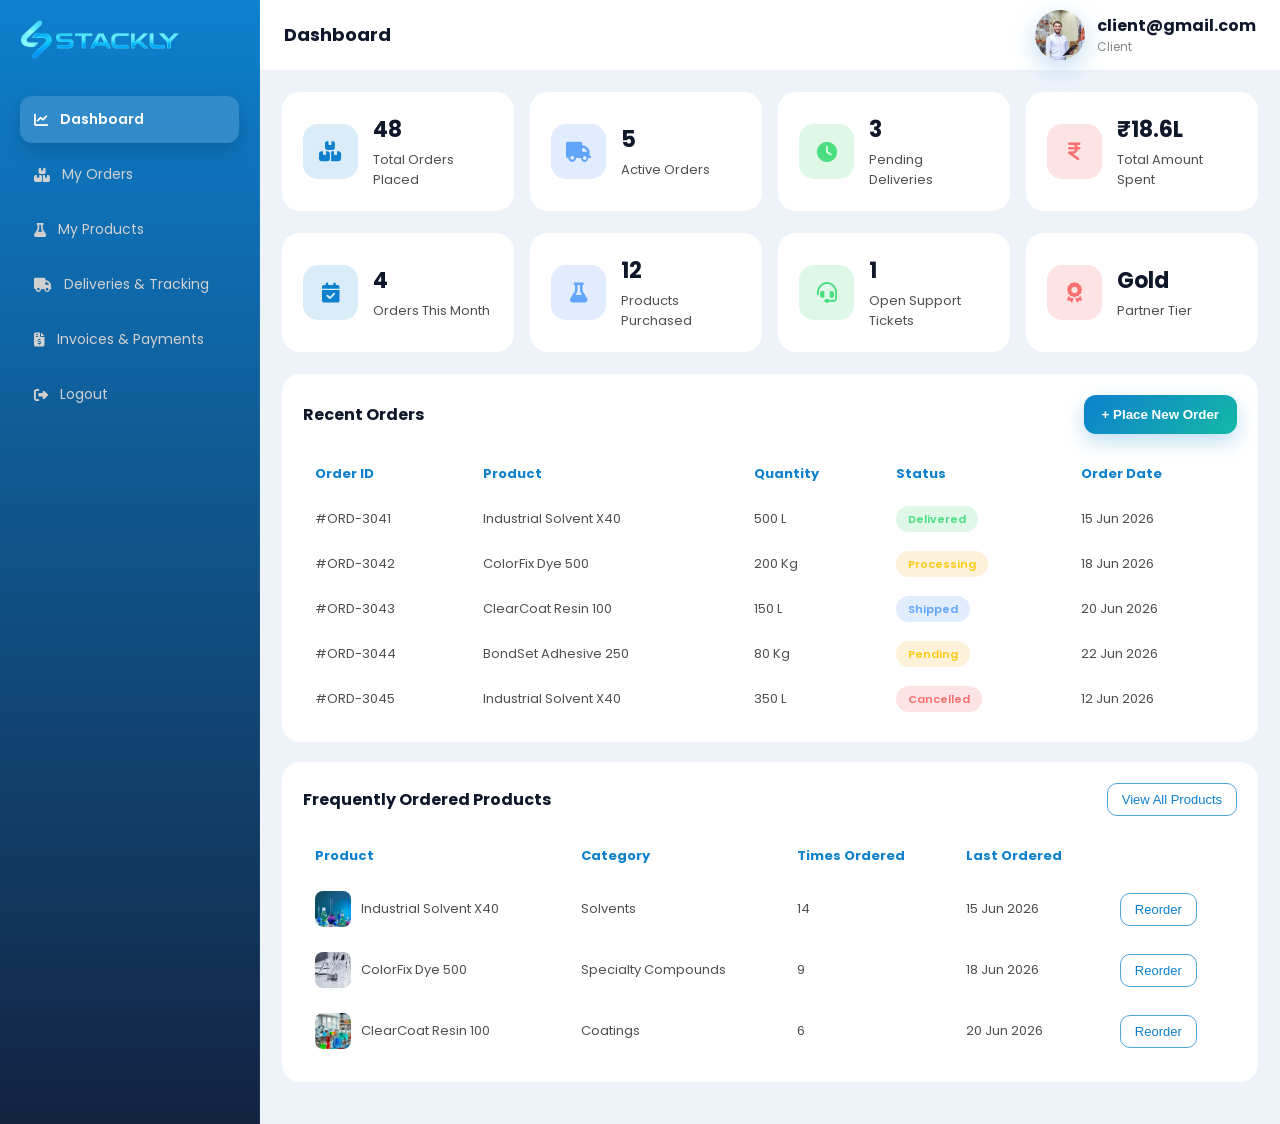
<file: client.html>
<!DOCTYPE html>
<html lang="en">

<head>
    <meta charset="UTF-8">
    <meta name="viewport" content="width=device-width, initial-scale=1.0">
    <title>Stackly Chemical Manufacturing - Client Portal</title>
    <link rel="preconnect" href="https://fonts.googleapis.com">
    <link href="https://fonts.googleapis.com/css2?family=Poppins:wght@300;400;500;600;700&display=swap"
        rel="stylesheet">
    <link rel="stylesheet" href="https://cdnjs.cloudflare.com/ajax/libs/font-awesome/6.5.1/css/all.min.css" />
    <link rel="stylesheet" href="https://fonts.googleapis.com/css2?family=Material+Symbols+Outlined" />
    <style>
        * {
            margin: 0;
            padding: 0;
            box-sizing: border-box;
        }

        body {
            font-family: 'Poppins', sans-serif;
            background: #edf3f9;
            display: flex;
            min-height: 100vh;
            overflow-x: hidden;
        }

        .sidebar {
            width: 260px;
            background: linear-gradient(180deg, #0D80CE, #132340);
            border-right: 1px solid rgba(255, 255, 255, 0.05);
            padding: 20px;
            transition: 0.3s;
            flex-shrink: 0;
        }

        .logo {
            display: flex;
            align-items: center;
            justify-content: space-between;
            margin-bottom: 30px;
        }

        .logo img {
            width: 160px;
        }

        .close-btn {
            display: none;
            font-size: 22px;
            color: white;
            cursor: pointer;
        }

        .menu {
            list-style: none;
        }

        .menu li {
            margin-bottom: 8px;
        }

        .menu li a {
            display: flex;
            align-items: center;
            gap: 12px;
            padding: 13px 14px;
            border-radius: 12px;
            text-decoration: none;
            color: #d1d1d1;
            transition: 0.3s;
            font-size: 14px;
            cursor: pointer;
        }

        .menu li a:hover,
        .menu li.active a {
            background: rgba(255, 255, 255, 0.15);
            color: #ffffff;
            font-weight: 600;
            box-shadow: 0 8px 20px rgba(0, 0, 0, 0.15);
        }

        .main {
            flex: 1;
            overflow: auto;
        }

        .topbar {
            height: 70px;
            background: #ffffff;
            border-bottom: 1px solid rgba(255, 255, 255, 0.05);
            display: flex;
            justify-content: space-between;
            align-items: center;
            padding: 0 24px;
            position: sticky;
            top: 0;
            z-index: 10;
        }

        .topbar-left {
            display: flex;
            align-items: center;
            gap: 15px;
        }

        .menu-btn {
            display: none;
            color: #0D80CE;
            font-size: 22px;
            cursor: pointer;
        }

        .topbar h2 {
            color: #0f172a;
            font-size: 18px;
        }

        .admin-info {
            display: flex;
            align-items: center;
            gap: 12px;
            color: #0f172a;
        }

        .avatar {
            width: 50px;
            height: 50px;
            border-radius: 50%;
            object-fit: cover;
            box-shadow: 0 8px 25px rgba(13, 128, 206, .25);
            flex-shrink: 0;
        }

        .content {
            display: none;
        }

        .content.active {
            display: block;
        }

        .cards {
            display: grid;
            grid-template-columns: repeat(auto-fit, minmax(200px, 1fr));
            gap: 16px;
            margin-bottom: 22px;
        }

        .card {
            background: #ffffff;
            border-radius: 18px;
            padding: 20px;
            border: 1px solid rgba(255, 255, 255, 0.05);
            display: flex;
            align-items: center;
            gap: 15px;
        }

        .card-icon {
            width: 55px;
            height: 55px;
            border-radius: 15px;
            display: flex;
            justify-content: center;
            align-items: center;
            font-size: 20px;
            flex-shrink: 0;
        }

        .gold {
            background: rgba(13, 128, 206, 0.15);
            color: #0D80CE;
        }

        .blue {
            background: rgba(59, 130, 246, 0.15);
            color: #60a5fa;
        }

        .green {
            background: rgba(34, 197, 94, 0.15);
            color: #4ade80;
        }

        .red {
            background: rgba(239, 68, 68, 0.15);
            color: #f87171;
        }

        .purple {
            background: rgba(168, 85, 247, 0.15);
            color: #c084fc;
        }

        .orange {
            background: rgba(249, 115, 22, 0.15);
            color: #fb923c;
        }

        .card h2 {
            color: #0f172a;
            margin-bottom: 4px;
            font-size: 22px;
        }

        .card p {
            color: #131212bd;
            font-size: 13px;
        }

        .table-box {
            background: #ffffff;
            border-radius: 18px;
            padding: 20px;
            border: 1px solid rgba(255, 255, 255, 0.05);
            overflow: auto;
            margin-bottom: 20px;
        }

        .table-header {
            display: flex;
            justify-content: space-between;
            align-items: center;
            margin-bottom: 18px;
            flex-wrap: wrap;
            gap: 10px;
        }

        .table-header h2 {
            color: #0f172a;
            font-size: 16px;
        }

        .btn-gold {
            background: linear-gradient(135deg,
                    #0D80CE,
                    #14b8a6);
            color: white;
            border: none;
            padding: 12px 18px;
            border-radius: 12px;
            font-weight: 600;
            cursor: pointer;
            transition: .3s;
            box-shadow: 0 8px 20px rgba(13, 128, 206, .25);
        }

        .btn-gold:hover {
            transform: translateY(-2px);
            box-shadow: 0 12px 25px rgba(13, 128, 206, .35);
        }

        .btn-outline {
            border: 1px solid rgba(13, 128, 206, 0.726);
            background: transparent;
            padding: 8px 14px;
            border-radius: 10px;
            font-weight: 500;
            cursor: pointer;
            font-size: 13px;
            color: #0D80CE;
        }

        table {
            width: 100%;
            border-collapse: collapse;
            min-width: 550px;
        }

        table th {
            text-align: left;
            padding: 12px;
            color: #0D80CE;
            font-size: 13px;
        }

        table td {
            padding: 12px;
            border-top: 1px solid rgba(255, 255, 255, 0.05);
            color: #131212bd;

            font-size: 13px;
        }

        .table-avatar-wrap {
            display: flex;
            align-items: center;
            gap: 10px;
        }

        .product-thumb {
            width: 36px;
            height: 36px;
            border-radius: 8px;
            object-fit: cover;
            flex-shrink: 0;
        }

        .status {
            padding: 5px 12px;
            border-radius: 20px;
            font-size: 11px;
            font-weight: 600;
        }

        .s-active {
            background: rgba(34, 197, 94, 0.15);
            color: #4ade80;
        }

        .s-pending {
            background: rgba(245, 158, 11, 0.15);
            color: #facc15;
        }

        .s-closed {
            background: rgba(239, 68, 68, 0.15);
            color: #f87171;
        }

        .s-blue {
            background: rgba(59, 130, 246, 0.15);
            color: #60a5fa;
        }

        .s-purple {
            background: rgba(168, 85, 247, 0.15);
            color: #c084fc;
        }

        .page-title {
            color: #0f172a;
            font-size: 22px;
            font-weight: 600;
            margin-bottom: 6px;
        }

        .page-sub {
            color: #888;
            font-size: 14px;
            margin-bottom: 22px;
        }

        .grid-2 {
            display: grid;
            grid-template-columns: 1fr 1fr;
            gap: 18px;
            margin-bottom: 22px;
        }

        .info-box {
            background: #ffffff;
            border-radius: 16px;
            padding: 20px;
            border: 1px solid rgba(255, 255, 255, 0.05);
        }

        .info-box h3 {
            color: #0D80CE;
            font-size: 14px;
            margin-bottom: 14px;
            display: flex;
            align-items: center;
            gap: 8px;
        }

        .info-row {
            display: flex;
            justify-content: space-between;
            align-items: center;
            padding: 10px 0;
            border-bottom: 1px solid rgba(255, 255, 255, 0.05);
        }

        .info-row:last-child {
            border-bottom: none;
        }

        .info-label {
            color: #888;
            font-size: 13px;
            display: flex;
            align-items: center;
            gap: 6px;
        }

        .info-label .material-symbols-outlined {
            font-size: 16px;
            color: #0D80CE;
        }

        .info-value {
            color: #d1d1d1;
            font-size: 13px;
            font-weight: 500;
        }

        /* ===== PRODUCT CARDS (My Products page) ===== */
        .product-grid {
            display: grid;
            grid-template-columns: repeat(4, 1fr);
            gap: 18px;
            margin-bottom: 22px;
        }

        .product-card {
            background: #ffffff;
            border-radius: 16px;
            overflow: hidden;
            border: 1px solid rgba(255, 255, 255, 0.05);
            transition: .3s;
        }

        .product-card:hover {
            transform: translateY(-4px);
            box-shadow: 0 15px 30px rgba(13, 128, 206, 0.12);
        }

        .product-card-img {
            height: 130px;
            overflow: hidden;
        }

        .product-card-img img {
            width: 100%;
            height: 100%;
            object-fit: cover;
        }

        .product-card-body {
            padding: 16px;
        }

        .product-card-body h4 {
            color: #0f172a;
            font-size: 14.5px;
            margin-bottom: 4px;
        }

        .product-card-body p {
            color: #888;
            font-size: 12px;
            margin-bottom: 12px;
        }

        .product-card-body button {
            width: 100%;
            padding: 9px;
            border-radius: 9px;
            border: none;
            background: rgba(13, 128, 206, 0.12);
            color: #0D80CE;
            font-weight: 600;
            font-size: 12.5px;
            cursor: pointer;
            transition: .3s;
        }

        .product-card-body button:hover {
            background: #0D80CE;
            color: white;
        }

        @media(max-width:1080px) {
            .product-grid { grid-template-columns: 1fr 1fr; }
        }
        @media(max-width:560px) {
            .product-grid { grid-template-columns: 1fr; }
        }

        .setting-section {
            background: #ffffff;
            border-radius: 16px;
            padding: 20px;
            border: 1px solid rgba(255, 255, 255, 0.05);
            margin-bottom: 18px;
        }

        .setting-section h3 {
            color: #0D80CE;
            font-size: 15px;
            margin-bottom: 16px;
            padding-bottom: 10px;
            border-bottom: 1px solid rgba(255, 255, 255, 0.07);
        }

        .setting-row {
            display: flex;
            justify-content: space-between;
            align-items: center;
            padding: 12px 0;
            border-bottom: 1px solid rgba(255, 255, 255, 0.04);
        }

        .setting-row:last-child {
            border-bottom: none;
        }

        .setting-label {
            color: black;
            font-size: 14px;
        }

        .setting-desc {
            color: #666;
            font-size: 12px;
            margin-top: 3px;
        }

        .toggle {
            width: 44px;
            height: 24px;
            border-radius: 20px;
            background: #333;
            position: relative;
            cursor: pointer;
            transition: 0.3s;
            flex-shrink: 0;
        }

        .toggle.on {
            background: #0D80CE;
        }

        .toggle::after {
            content: '';
            position: absolute;
            width: 18px;
            height: 18px;
            border-radius: 50%;
            background: white;
            top: 3px;
            left: 3px;
            transition: 0.3s;
        }

        .toggle.on::after {
            left: 23px;
        }

        .input-field {
            background: #e8f4fc;
            border: 1px solid rgba(255, 255, 255, 0.1);
            border-radius: 10px;
            padding: 10px 14px;
            color: #555555;
            font-size: 13px;
            font-family: 'Poppins', sans-serif;
            outline: none;
            width: 100%;
            margin-bottom: 12px;
        }

        .passbox {
            position: relative;
        }

        .pass-icon {
            position: absolute;
            top: 50%;
            right: 12px;
            transform: translateY(-70%);
            display: flex;
            align-items: center;
            justify-content: center;
            cursor: pointer;
            font-size: 20px
        }

        input[type="password"]::-ms-reveal,
        input[type="password"]::-ms-clear,
        input[type="password"]::-webkit-textfield-decoration-container {
            display: none !important;
        }

        .input-field:focus {
            border-color: rgba(13, 128, 206, 0.4);
        }

        .meeting-card {
            background: #ffffff;
            border-radius: 16px;
            padding: 18px;
            border: 1px solid rgba(255, 255, 255, 0.05);
            margin-bottom: 14px;
            display: flex;
            gap: 16px;
            align-items: flex-start;
        }

        .meeting-date {
            background: rgba(13, 128, 206, 0.12);
            border-radius: 12px;
            padding: 12px 14px;
            text-align: center;
            flex-shrink: 0;
        }

        .meeting-day {
            color: #0D80CE;
            font-size: 22px;
            font-weight: 700;
            line-height: 1;
        }

        .meeting-month {
            color: #132340;
            font-size: 11px;
            margin-top: 3px;
        }

        .meeting-title {
            color: #0f172a;
            font-size: 15px;
            font-weight: 500;
        }

        .meeting-meta {
            color: #888;
            font-size: 12px;
            margin-top: 5px;
            display: flex;
            gap: 14px;
            flex-wrap: wrap;
        }

        .report-card {
            background: #ffffff;
            border-radius: 16px;
            padding: 20px;
            border: 1px solid rgba(255, 255, 255, 0.05);
            margin-bottom: 14px;
        }

        .report-title {
            color: #0f172a;
            font-size: 15px;
            font-weight: 500;
            margin-bottom: 8px;
        }

        .progress-bar {
            border-radius: 20px;
            height: 8px;
            margin: 8px 0 4px;
            background: rgba(13, 128, 206, 0.1);
        }

        .progress-fill {
            height: 100%;
            border-radius: 20px;
            background: linear-gradient(90deg, #132340, #0D80CE);
        }

        .progress-label {
            display: flex;
            justify-content: space-between;
            color: #888;
            font-size: 12px;
        }

        @media(max-width:768px) {
            .menu-btn {
                display: block;
            }

            .close-btn {
                display: block;
            }

            .sidebar {
                position: fixed;
                left: -270px;
                top: 0;
                width: 260px;
                height: 100vh;
                z-index: 999;
            }

            .sidebar.showSidebar {
                left: 0;
            }

            .grid-2 {
                grid-template-columns: 1fr;
            }


        }

        @media(max-width:500px) {

            .admin-info h4,
            .admin-info p {
                display: none;
            }

            .meeting-card {
                flex-direction: column;

            }

            .avatar {
                width: 30px;
                height: 30px;
            }
        }
    </style>
</head>

<body>

    <div class="sidebar" id="sidebar">
        <div class="logo">

            <a href="admin.html"><img src="./src/logo.webp" alt="company logo"></a>

            <span class="close-btn" id="closeBtn"><i class="fa-solid fa-xmark"></i></span>
        </div>
        <ul class="menu">
            <li class="active" data-page="dashboard"><a><i class="fa-solid fa-chart-line"></i> Dashboard</a></li>
            <li data-page="clients"><a><i class="fa-solid fa-boxes-stacked"></i> My Orders</a></li>
            <li data-page="projects"><a><i class="fa-solid fa-flask"></i> My Products</a></li>
            <li data-page="meetings"><a><i class="fa-solid fa-truck"></i> Deliveries & Tracking</a></li>
            <li data-page="reports"><a><i class="fa-solid fa-file-invoice-dollar"></i> Invoices & Payments
                </a></li>
            <!-- <li data-page="settings"><a><i class="fa-solid fa-gear"></i> Settings</a></li> -->
            <li id="logoutItem"><a><i class="fa-solid fa-right-from-bracket"></i> Logout</a></li>
        </ul>
    </div>

    <div class="main">
        <div class="topbar">
            <div class="topbar-left">
                <div class="menu-btn" id="menuBtn"><i class="fa-solid fa-bars"></i></div>
                <h2 id="pageTitle">Dashboard</h2>
            </div>
            <div class="admin-info">
                <img class="avatar" id="avatarEl"
                    src="./src/p1.webp"
                    alt="Client avatar">
                <div>
                    <h4 id="adminEmail">client@gmail.com</h4>
                    <p style="color:#888;font-size:12px;">Client</p>
                </div>
            </div>
        </div>

        <!-- ===== DASHBOARD ===== -->
        <div class="content active" id="page-dashboard">
            <div style="padding:22px 22px 0;">
                <div class="cards">
                    <div class="card">
                        <div class="card-icon gold">
                            <i class="fa-solid fa-boxes-stacked"></i>
                        </div>
                        <div>
                            <h2>48</h2>
                            <p>Total Orders Placed</p>
                        </div>
                    </div>

                    <div class="card">
                        <div class="card-icon blue">
                            <i class="fa-solid fa-truck"></i>
                        </div>
                        <div>
                            <h2>5</h2>
                            <p>Active Orders</p>
                        </div>
                    </div>

                    <div class="card">
                        <div class="card-icon green">
                            <i class="fa-solid fa-clock"></i>
                        </div>
                        <div>
                            <h2>3</h2>
                            <p>Pending Deliveries</p>
                        </div>
                    </div>

                    <div class="card">
                        <div class="card-icon red">
                            <i class="fa-solid fa-indian-rupee-sign"></i>
                        </div>
                        <div>
                            <h2>₹18.6L</h2>
                            <p>Total Amount Spent</p>
                        </div>
                    </div>
                </div>

                <div class="cards">
                    <div class="card">
                        <div class="card-icon gold">
                            <i class="fa-solid fa-calendar-check"></i>
                        </div>
                        <div>
                            <h2>4</h2>
                            <p>Orders This Month</p>
                        </div>
                    </div>

                    <div class="card">
                        <div class="card-icon blue">
                            <i class="fa-solid fa-flask"></i>
                        </div>
                        <div>
                            <h2>12</h2>
                            <p>Products Purchased</p>
                        </div>
                    </div>

                    <div class="card">
                        <div class="card-icon green">
                            <i class="fa-solid fa-headset"></i>
                        </div>
                        <div>
                            <h2>1</h2>
                            <p>Open Support Tickets</p>
                        </div>
                    </div>

                    <div class="card">
                        <div class="card-icon red">
                            <i class="fa-solid fa-award"></i>
                        </div>
                        <div>
                            <h2>Gold</h2>
                            <p>Partner Tier</p>
                        </div>
                    </div>
                </div>
            </div>
            <div style="padding:0 22px 22px;">
                <div class="table-box">
                    <div class="table-header">
                        <h2>Recent Orders</h2>
                        <button class="btn-gold errorpage">+ Place New Order</button>
                    </div>

                    <table>
                        <thead>
                            <tr>
                                <th>Order ID</th>
                                <th>Product</th>
                                <th>Quantity</th>
                                <th>Status</th>
                                <th>Order Date</th>
                            </tr>
                        </thead>

                        <tbody>

                            <tr>
                                <td>#ORD-3041</td>
                                <td>Industrial Solvent X40</td>
                                <td>500 L</td>
                                <td>
                                    <span class="status s-active">
                                        Delivered
                                    </span>
                                </td>
                                <td>15 Jun 2026</td>
                            </tr>

                            <tr>
                                <td>#ORD-3042</td>
                                <td>ColorFix Dye 500</td>
                                <td>200 Kg</td>
                                <td>
                                    <span class="status s-pending">
                                        Processing
                                    </span>
                                </td>
                                <td>18 Jun 2026</td>
                            </tr>

                            <tr>
                                <td>#ORD-3043</td>
                                <td>ClearCoat Resin 100</td>
                                <td>150 L</td>
                                <td>
                                    <span class="status s-blue">
                                        Shipped
                                    </span>
                                </td>
                                <td>20 Jun 2026</td>
                            </tr>

                            <tr>
                                <td>#ORD-3044</td>
                                <td>BondSet Adhesive 250</td>
                                <td>80 Kg</td>
                                <td>
                                    <span class="status s-pending">
                                        Pending
                                    </span>
                                </td>
                                <td>22 Jun 2026</td>
                            </tr>

                            <tr>
                                <td>#ORD-3045</td>
                                <td>Industrial Solvent X40</td>
                                <td>350 L</td>
                                <td>
                                    <span class="status s-closed">
                                        Cancelled
                                    </span>
                                </td>
                                <td>12 Jun 2026</td>
                            </tr>

                        </tbody>
                    </table>
                </div>
                <div class="table-box">
                    <div class="table-header">
                        <h2>Frequently Ordered Products</h2>
                        <button class="btn-outline errorpage">View All Products</button>
                    </div>

                    <table>
                        <thead>
                            <tr>
                                <th>Product</th>
                                <th>Category</th>
                                <th>Times Ordered</th>
                                <th>Last Ordered</th>
                                <th></th>
                            </tr>
                        </thead>

                        <tbody>

                            <tr>
                                <td>
                                    <div class="table-avatar-wrap">
                                        <img class="product-thumb" src="./src/b6.webp" alt="Industrial Solvent X40">
                                        Industrial Solvent X40
                                    </div>
                                </td>
                                <td>Solvents</td>
                                <td>14</td>
                                <td>15 Jun 2026</td>
                                <td><button class="btn-outline errorpage">Reorder</button></td>
                            </tr>

                            <tr>
                                <td>
                                    <div class="table-avatar-wrap">
                                        <img class="product-thumb" src="./src/img3.webp" alt="ColorFix Dye 500">
                                        ColorFix Dye 500
                                    </div>
                                </td>
                                <td>Specialty Compounds</td>
                                <td>9</td>
                                <td>18 Jun 2026</td>
                                <td><button class="btn-outline errorpage">Reorder</button></td>
                            </tr>

                            <tr>
                                <td>
                                    <div class="table-avatar-wrap">
                                        <img class="product-thumb" src="./src/hero4.webp" alt="ClearCoat Resin 100">
                                        ClearCoat Resin 100
                                    </div>
                                </td>
                                <td>Coatings</td>
                                <td>6</td>
                                <td>20 Jun 2026</td>
                                <td><button class="btn-outline errorpage">Reorder</button></td>
                            </tr>

                        </tbody>
                    </table>
                </div>
            </div>
        </div>

        <!-- ===== MY ORDERS ===== -->
        <div class="content" id="page-clients" style="padding:22px;">
            <div class="page-title">My Orders</div>
            <div class="page-sub">Track and manage every order you've placed with Stackly</div>
            <div class="cards">
                <div class="card">
                    <div class="card-icon gold"><i class="fa-solid fa-boxes-stacked"></i></div>
                    <div>
                        <h2>48</h2>
                        <p>Total Orders</p>
                    </div>
                </div>
                <div class="card">
                    <div class="card-icon green"><i class="fa-solid fa-circle-check"></i></div>
                    <div>
                        <h2>39</h2>
                        <p>Delivered</p>
                    </div>
                </div>
                <div class="card">
                    <div class="card-icon blue"><i class="fa-solid fa-hourglass-half"></i></div>
                    <div>
                        <h2>7</h2>
                        <p>Processing / Shipped</p>
                    </div>
                </div>
                <div class="card">
                    <div class="card-icon red"><i class="fa-solid fa-ban"></i></div>
                    <div>
                        <h2>2</h2>
                        <p>Cancelled</p>
                    </div>
                </div>
            </div>
            <div class="table-box">
                <div class="table-header">
                    <h2>Order History</h2>
                    <div style="display:flex;gap:10px;">
                        <button class="btn-outline errorpage">Export</button>
                        <button class="btn-gold errorpage">+ Place New Order</button>
                    </div>
                </div>

                <table>
                    <thead>
                        <tr>
                            <th>Order ID</th>
                            <th>Product</th>
                            <th>Quantity</th>
                            <th>Amount</th>
                            <th>Status</th>
                            <th>Order Date</th>
                        </tr>
                    </thead>

                    <tbody>

                        <tr>
                            <td>#ORD-3041</td>
                            <td>Industrial Solvent X40</td>
                            <td>500 L</td>
                            <td>₹1,45,000</td>
                            <td><span class="status s-active">Delivered</span></td>
                            <td>15 Jun 2026</td>
                        </tr>

                        <tr>
                            <td>#ORD-3042</td>
                            <td>ColorFix Dye 500</td>
                            <td>200 Kg</td>
                            <td>₹86,000</td>
                            <td><span class="status s-pending">Processing</span></td>
                            <td>18 Jun 2026</td>
                        </tr>

                        <tr>
                            <td>#ORD-3043</td>
                            <td>ClearCoat Resin 100</td>
                            <td>150 L</td>
                            <td>₹54,500</td>
                            <td><span class="status s-blue">Shipped</span></td>
                            <td>20 Jun 2026</td>
                        </tr>

                        <tr>
                            <td>#ORD-3044</td>
                            <td>BondSet Adhesive 250</td>
                            <td>80 Kg</td>
                            <td>₹32,000</td>
                            <td><span class="status s-pending">Pending</span></td>
                            <td>22 Jun 2026</td>
                        </tr>

                        <tr>
                            <td>#ORD-3045</td>
                            <td>Industrial Solvent X40</td>
                            <td>350 L</td>
                            <td>₹1,01,500</td>
                            <td><span class="status s-closed">Cancelled</span></td>
                            <td>12 Jun 2026</td>
                        </tr>

                        <tr>
                            <td>#ORD-3038</td>
                            <td>AgroBoost NPK 25</td>
                            <td>600 Kg</td>
                            <td>₹78,000</td>
                            <td><span class="status s-active">Delivered</span></td>
                            <td>05 Jun 2026</td>
                        </tr>

                    </tbody>
                </table>
            </div>
            <div class="grid-2">

                <div class="info-box">
                    <h3>
                        <i class="fa-solid fa-chart-simple"></i>
                        Order Trend
                    </h3>

                    <div class="info-row">
                        <span class="info-label">This Month</span>
                        <span class="info-value">4 Orders</span>
                    </div>

                    <div class="info-row">
                        <span class="info-label">Last Month</span>
                        <span class="info-value">6 Orders</span>
                    </div>

                    <div class="info-row">
                        <span class="info-label">Average Order Value</span>
                        <span class="info-value">₹87,400</span>
                    </div>

                    <div class="info-row">
                        <span class="info-label">Most Ordered Product</span>
                        <span class="info-value">Industrial Solvent X40</span>
                    </div>

                </div>

                <div class="info-box">

                    <h3>
                        <i class="fa-solid fa-headset"></i>
                        Need Help With an Order?
                    </h3>

                    <div class="info-row">
                        <span class="info-label">
                            <span class="material-symbols-outlined">support_agent</span>
                            Raise a Support Ticket
                        </span>
                        <span class="info-value errorpage" style="color:#60a5fa;font-size:12px;">
                            Open
                        </span>
                    </div>

                    <div class="info-row">
                        <span class="info-label">
                            <span class="material-symbols-outlined">call</span>
                            Call Sales Executive
                        </span>
                        <span class="info-value errorpage" style="color:#60a5fa;font-size:12px;">
                            Call
                        </span>
                    </div>

                    <div class="info-row">
                        <span class="info-label">
                            <span class="material-symbols-outlined">mail</span>
                            Email Support
                        </span>
                        <span class="info-value errorpage" style="color:#60a5fa;font-size:12px;">
                            Email
                        </span>
                    </div>

                </div>

            </div>
        </div>

        <!-- ===== MY PRODUCTS ===== -->
        <div class="content" id="page-projects" style="padding:22px;">

            <div class="page-title">My Products</div>
            <div class="page-sub">
                Products you've purchased from Stackly, with quick reorder access
            </div>

            <div class="cards">

                <div class="card">
                    <div class="card-icon blue">
                        <i class="fa-solid fa-flask"></i>
                    </div>
                    <div>
                        <h2>12</h2>
                        <p>Total Products Purchased</p>
                    </div>
                </div>

                <div class="card">
                    <div class="card-icon gold">
                        <i class="fa-solid fa-layer-group"></i>
                    </div>
                    <div>
                        <h2>Solvents</h2>
                        <p>Most Ordered Category</p>
                    </div>
                </div>

                <div class="card">
                    <div class="card-icon green">
                        <i class="fa-solid fa-rotate"></i>
                        </div>
                    <div>
                        <h2>6</h2>
                        <p>Repeat Orders This Year</p>
                    </div>
                </div>

                <div class="card">
                    <div class="card-icon red">
                        <i class="fa-solid fa-indian-rupee-sign"></i>
                    </div>
                    <div>
                        <h2>₹18.6L</h2>
                        <p>Total Spent on Products</p>
                    </div>
                </div>

            </div>

            <div class="table-header" style="margin-bottom:16px;">
                <h2 style="color:#0f172a;font-size:16px;">Purchased Products</h2>
            </div>

            <div class="product-grid">

                <div class="product-card">
                    <div class="product-card-img">
                        <img src="./src/page3.webp" alt="Industrial Solvent X40">
                    </div>
                    <div class="product-card-body">
                        <h4>Industrial Solvent X40</h4>
                        <p>Ordered 14 times • Solvents</p>
                        <button class="errorpage">Reorder</button>
                    </div>
                </div>

                <div class="product-card">
                    <div class="product-card-img">
                        <img src="./src/page5.webp" alt="ColorFix Dye 500">
                    </div>
                    <div class="product-card-body">
                        <h4>ColorFix Dye 500</h4>
                        <p>Ordered 9 times • Specialty Compounds</p>
                        <button class="errorpage">Reorder</button>
                    </div>
                </div>

                <div class="product-card">
                    <div class="product-card-img">
                        <img src="./src/img2.webp" alt="ClearCoat Resin 100">
                    </div>
                    <div class="product-card-body">
                        <h4>ClearCoat Resin 100</h4>
                        <p>Ordered 6 times • Coatings</p>
                        <button class="errorpage">Reorder</button>
                    </div>
                </div>

                <div class="product-card">
                    <div class="product-card-img">
                        <img src="./src/hero-bg2.webp" alt="BondSet Adhesive 250">
                    </div>
                    <div class="product-card-body">
                        <h4>BondSet Adhesive 250</h4>
                        <p>Ordered 4 times • Adhesives</p>
                        <button class="errorpage">Reorder</button>
                    </div>
                </div>

            </div>

            <div class="grid-2">

                <div class="info-box">

                    <h3>
                        <i class="fa-solid fa-chart-pie"></i>
                        Purchases by Category
                    </h3>

                    <div class="info-row">
                        <span class="info-label">Solvents</span>
                        <span class="info-value">14 Orders</span>
                    </div>

                    <div class="info-row">
                        <span class="info-label">Specialty Compounds</span>
                        <span class="info-value">9 Orders</span>
                    </div>

                    <div class="info-row">
                        <span class="info-label">Coatings</span>
                        <span class="info-value">6 Orders</span>
                    </div>

                    <div class="info-row">
                        <span class="info-label">Adhesives</span>
                        <span class="info-value">4 Orders</span>
                    </div>

                </div>

                <div class="info-box">

                    <h3>
                        <i class="fa-solid fa-file-lines"></i>
                        Product Data Sheets
                    </h3>

                    <div class="info-row">
                        <span class="info-label">
                            <span class="material-symbols-outlined">description</span>
                            Industrial__X40_MSDS.pdf
                        </span>
                        <span class="info-value errorpage" style="color:#60a5fa;font-size:12px;">
                            View
                        </span>
                    </div>

                    <div class="info-row">
                        <span class="info-label">
                            <span class="material-symbols-outlined">description</span>
                            ColorFix_500_Spec.pdf
                        </span>
                        <span class="info-value errorpage" style="color:#60a5fa;font-size:12px;">
                            View
                        </span>
                    </div>

                    <div class="info-row">
                        <span class="info-label">
                            <span class="material-symbols-outlined">description</span>
                            ClearCoat_100_Spec.pdf
                        </span>
                        <span class="info-value errorpage" style="color:#60a5fa;font-size:12px;">
                            View
                        </span>
                    </div>

                </div>

            </div>

        </div>
        <!-- ===== DELIVERIES & TRACKING ===== -->
        <div class="content" id="page-meetings" style="padding:22px;">


            <div class="page-title">Deliveries & Tracking</div>

            <div class="page-sub">
                Track the status of your shipments from dispatch to delivery
            </div>

            <div class="cards">

                <div class="card">
                    <div class="card-icon blue">
                        <i class="fa-solid fa-truck"></i>
                    </div>
                    <div>
                        <h2>3</h2>
                        <p>Upcoming Deliveries</p>
                    </div>
                </div>

                <div class="card">
                    <div class="card-icon gold">
                        <i class="fa-solid fa-route"></i>
                    </div>
                    <div>
                        <h2>2</h2>
                        <p>In Transit</p>
                    </div>
                </div>

                <div class="card">
                    <div class="card-icon green">
                        <i class="fa-solid fa-box-open"></i>
                    </div>
                    <div>
                        <h2>39</h2>
                        <p>Delivered This Year</p>
                    </div>
                </div>

                <div class="card">
                    <div class="card-icon red">
                        <i class="fa-solid fa-triangle-exclamation"></i>
                    </div>
                    <div>
                        <h2>1</h2>
                        <p>Delayed Delivery</p>
                    </div>
                </div>

            </div>

            <div class="table-box">

                <div class="table-header">
                    <h2>Shipment Tracking</h2>
                    <button class="btn-outline errorpage">
                        Track by Order ID
                    </button>
                </div>

                <div style="padding:0 0 10px;">

                    <div class="meeting-card">

                        <div class="meeting-date">
                            <div class="meeting-day">10</div>
                            <div class="meeting-month">JUN</div>
                        </div>

                        <div>
                            <div class="meeting-title">
                                #ORD-3041 – Industrial Solvent X40
                            </div>

                            <div class="meeting-meta">
                                <span>
                                    <i class="fa-solid fa-clock"></i>
                                    10:00 AM
                                </span>

                                <span>
                                    <i class="fa-solid fa-location-dot"></i>
                                    Chennai Warehouse
                                </span>

                                <span>
                                    <i class="fa-solid fa-truck-fast"></i>
                                    Tracking: ST-88213
                                </span>
                            </div>
                        </div>

                        <span class="badge s-active" style="margin-left:auto;white-space:nowrap;">
                            Dispatched
                        </span>

                    </div>

                    <div class="meeting-card">

                        <div class="meeting-date">
                            <div class="meeting-day">12</div>
                            <div class="meeting-month">JUN</div>
                        </div>

                        <div>
                            <div class="meeting-title">
                                #ORD-3042 – ColorFix Dye 500
                            </div>

                            <div class="meeting-meta">
                                <span>
                                    <i class="fa-solid fa-clock"></i>
                                    02:30 PM
                                </span>

                                <span>
                                    <i class="fa-solid fa-location-dot"></i>
                                    Madurai Distribution Center
                                </span>

                                <span>
                                    <i class="fa-solid fa-truck-fast"></i>
                                    Tracking: ST-88240
                                </span>
                            </div>
                        </div>

                        <span class="status s-blue" style="margin-left:auto;white-space:nowrap;padding:5px 12px;border-radius:20px;">
                            Scheduled
                        </span>

                    </div>

                    <div class="meeting-card">

                        <div class="meeting-date">
                            <div class="meeting-day">15</div>
                            <div class="meeting-month">JUN</div>
                        </div>

                        <div>
                            <div class="meeting-title">
                                #ORD-3043 – ClearCoat Resin 100
                            </div>

                            <div class="meeting-meta">
                                <span>
                                    <i class="fa-solid fa-clock"></i>
                                    11:00 AM
                                </span>

                                <span>
                                    <i class="fa-solid fa-location-dot"></i>
                                    Bangalore Logistics Hub
                                </span>

                                <span>
                                    <i class="fa-solid fa-truck-fast"></i>
                                    Tracking: ST-88251
                                </span>
                            </div>
                        </div>

                        <span class="badge s-active" style="margin-left:auto;white-space:nowrap;">
                            In Transit
                        </span>

                    </div>

                </div>

            </div>


        </div>


        <!-- ===== INVOICES & PAYMENTS ===== -->
        <div class="content" id="page-reports" style="padding:22px;">

            <div class="page-title">Invoices & Payments</div>

            <div class="page-sub">
                View, download and pay your Stackly invoices in one place
            </div>

            <div class="cards">

                <div class="card">
                    <div class="card-icon green">
                        <i class="fa-solid fa-file-invoice"></i>
                    </div>
                    <div>
                        <h2>₹18.6L</h2>
                        <p>Total Invoiced</p>
                    </div>
                </div>

                <div class="card">
                    <div class="card-icon blue">
                        <i class="fa-solid fa-circle-check"></i>
                    </div>
                    <div>
                        <h2>₹16.9L</h2>
                        <p>Paid</p>
                    </div>
                </div>

                <div class="card">
                    <div class="card-icon gold">
                        <i class="fa-solid fa-hourglass-half"></i>
                    </div>
                    <div>
                        <h2>₹1.7L</h2>
                        <p>Outstanding</p>
                    </div>
                </div>

                <div class="card">
                    <div class="card-icon red">
                        <i class="fa-solid fa-calendar-day"></i>
                    </div>
                    <div>
                        <h2>28 Jun</h2>
                        <p>Next Payment Due</p>
                    </div>
                </div>

            </div>

            <div class="table-box">

                <div class="table-header">
                    <h2>Invoice History</h2>
                    <button class="btn-outline errorpage">Download All</button>
                </div>

                <table>
                    <thead>
                        <tr>
                            <th>Invoice ID</th>
                            <th>Order ID</th>
                            <th>Amount</th>
                            <th>Status</th>
                            <th>Due Date</th>
                            <th></th>
                        </tr>
                    </thead>

                    <tbody>

                        <tr>
                            <td>#INV-9041</td>
                            <td>#ORD-3041</td>
                            <td>₹1,45,000</td>
                            <td><span class="status s-active">Paid</span></td>
                            <td>15 Jun 2026</td>
                            <td><button class="btn-outline errorpage">View</button></td>
                        </tr>

                        <tr>
                            <td>#INV-9042</td>
                            <td>#ORD-3042</td>
                            <td>₹86,000</td>
                            <td><span class="status s-pending">Pending</span></td>
                            <td>28 Jun 2026</td>
                            <td><button class="btn-outline errorpage">Pay Now</button></td>
                        </tr>

                        <tr>
                            <td>#INV-9043</td>
                            <td>#ORD-3043</td>
                            <td>₹54,500</td>
                            <td><span class="status s-pending">Pending</span></td>
                            <td>30 Jun 2026</td>
                            <td><button class="btn-outline errorpage">Pay Now</button></td>
                        </tr>

                        <tr>
                            <td>#INV-9038</td>
                            <td>#ORD-3038</td>
                            <td>₹78,000</td>
                            <td><span class="status s-active">Paid</span></td>
                            <td>05 Jun 2026</td>
                            <td><button class="btn-outline errorpage">View</button></td>
                        </tr>

                    </tbody>
                </table>
            </div>

            <div class="grid-2">

                <div class="info-box">

                    <h3>
                        <i class="fa-solid fa-credit-card"></i>
                        Payment Methods
                    </h3>

                    <div class="info-row">
                        <span class="info-label">Primary Method</span>
                        <span class="info-value">Bank Transfer</span>
                    </div>

                    <div class="info-row">
                        <span class="info-label">Billing Contact</span>
                        <span class="info-value">accounts@gmail.com</span>
                    </div>

                    <div class="info-row">
                        <span class="info-label">Credit Terms</span>
                        <span class="info-value">Net 30 Days</span>
                    </div>

                    <button class="btn-outline errorpage" style="width:100%;margin-top:10px;padding:10px;">
                        Manage Payment Methods
                    </button>

                </div>

                <div class="info-box">

                    <h3>
                        <i class="fa-solid fa-chart-line"></i>
                        Billing Summary
                    </h3>

                    <div class="info-row">
                        <span class="info-label">This Year Spend</span>
                        <span class="info-value">₹18.6L</span>
                    </div>

                    <div class="info-row">
                        <span class="info-label">Last Year Spend</span>
                        <span class="info-value">₹14.2L</span>
                    </div>

                    <div class="info-row">
                        <span class="info-label">Average Monthly Spend</span>
                        <span class="info-value">₹1.55L</span>
                    </div>

                    <div class="info-row">
                        <span class="info-label">Outstanding Balance</span>
                        <span class="info-value" style="color:#f87171;">₹1.7L</span>
                    </div>

                </div>

            </div>


        </div>


        <!-- ===== SETTINGS ===== -->
        <!-- <div class="content" id="page-settings" style="padding:22px;">


            <div class="page-title">Settings</div>

            <div class="page-sub">
                Manage your account profile, delivery details and preferences
            </div>

            <div class="grid-2">

                <div>

                    <div class="setting-section">

                        <h3>
                            <i class="fa-solid fa-building"></i>
                            Company Profile
                        </h3>

                        <label style="color:black;font-size:12px;">
                            Company Name
                        </label>

                        <input class="input-field" value="Apollo Textiles Ltd">

                        <label style="color:black;font-size:12px;">
                            Email Address
                        </label>

                        <input class="input-field" value="ramesh@apollotextiles.com">

                        <label style="color:black;font-size:12px;">
                            Contact Number
                        </label>

                        <input class="input-field" value="+91 98765 43210">

                        <label style="color:black;font-size:12px;">
                            Delivery Address
                        </label>

                        <input class="input-field" value="14, Industrial Estate, Guindy, Chennai - 600032">

                        <button class="btn-gold" style="width:100%;padding:12px;border-radius:12px;margin-top:4px;">
                            Save Changes
                        </button>

                    </div>

                    <div class="setting-section">

                        <h3>
                            <i class="fa-solid fa-lock"></i>
                            Security Settings
                        </h3>

                        <label style="color:black;font-size:12px;">
                            Current Password
                        </label>

                        <div class="passbox">
                            <input class="input-field" type="password" placeholder="Enter Current Password">
                            <span class="material-symbols-outlined pass-icon">visibility_off</span>
                        </div>



                        <label style="color:black;font-size:12px;">
                            New Password
                        </label>

                        <div class="passbox">
                            <input class="input-field" type="password" placeholder="Enter New Password">
                            <span class="material-symbols-outlined pass-icon">visibility_off</span>
                        </div>



                        <button class="btn-gold" style="width:100%;padding:12px;border-radius:12px;margin-top:4px;">
                            Change Password
                        </button>

                    </div>

                </div>

                <div>

                    <div class="setting-section">

                        <h3>
                            <i class="fa-solid fa-bell"></i>
                            Notifications
                        </h3>

                        <div class="setting-row">
                            <div>
                                <div class="setting-label">
                                    Order Status Updates
                                </div>
                                <div class="setting-desc">
                                    Get notified when your order status changes
                                </div>
                            </div>
                            <div class="toggle on" onclick="this.classList.toggle('on')"></div>
                        </div>

                        <div class="setting-row">
                            <div>
                                <div class="setting-label">
                                    Delivery Alerts
                                </div>
                                <div class="setting-desc">
                                    Notify when a shipment is out for delivery
                                </div>
                            </div>
                            <div class="toggle on" onclick="this.classList.toggle('on')"></div>
                        </div>

                        <div class="setting-row">
                            <div>
                                <div class="setting-label">
                                    Invoice Reminders
                                </div>
                                <div class="setting-desc">
                                    Remind me before an invoice is due
                                </div>
                            </div>
                            <div class="toggle on" onclick="this.classList.toggle('on')"></div>
                        </div>

                        <div class="setting-row">
                            <div>
                                <div class="setting-label">
                                    Promotional Offers
                                </div>
                                <div class="setting-desc">
                                    Receive updates on new products and offers
                                </div>
                            </div>
                            <div class="toggle" onclick="this.classList.toggle('on')"></div>
                        </div>

                    </div>

                    <div class="setting-section">

                        <h3>
                            <i class="fa-solid fa-sliders"></i>
                            Preferences
                        </h3>

                        <div class="setting-row">
                            <div>
                                <div class="setting-label">
                                    Dark Mode
                                </div>
                                <div class="setting-desc">
                                    Enable dark theme
                                </div>
                            </div>
                            <div class="toggle" onclick="this.classList.toggle('on')"></div>
                        </div>

                        <div class="setting-row">
                            <div>
                                <div class="setting-label">
                                    Auto-Pay Invoices
                                </div>
                                <div class="setting-desc">
                                    Automatically pay invoices on due date
                                </div>
                            </div>
                            <div class="toggle" onclick="this.classList.toggle('on')"></div>
                        </div>

                        <div class="setting-row">
                            <div>
                                <div class="setting-label">
                                    Two-Factor Authentication
                                </div>
                                <div class="setting-desc">
                                    Extra account security
                                </div>
                            </div>
                            <div class="toggle on" onclick="this.classList.toggle('on')"></div>
                        </div>

                    </div>

                    <div class="setting-section">

                        <h3>
                            <i class="fa-solid fa-users-gear"></i>
                            Team Access
                        </h3>

                        <div class="info-row">
                            <span class="info-label">
                                Ramesh Iyer
                            </span>
                            <span class="status s-active">
                                Owner
                            </span>
                        </div>

                        <div class="info-row">
                            <span class="info-label">
                                Kavitha Nair
                            </span>
                            <span class="status s-blue">
                                Procurement
                            </span>
                        </div>

                        <div class="info-row">
                            <span class="info-label">
                                Suresh Babu
                            </span>
                            <span class="status s-pending">
                                Accounts
                            </span>
                        </div>

                        <button class="btn-outline errorpage" style="width:100%;margin-top:14px;padding:10px;">
                            Invite Team Member
                        </button>

                    </div>

                </div>

            </div>

        </div> -->

    </div>

    <script>
        const menuItems = document.querySelectorAll('.menu li[data-page]');
        const pages = document.querySelectorAll('.content');
        const pageTitle = document.getElementById('pageTitle');
        const pageTitles = { dashboard: 'Dashboard', clients: 'My Orders', projects: 'My Products', meetings: 'Deliveries & Tracking', reports: 'Invoices & Payments', settings: 'Settings' };

        menuItems.forEach(item => {
            item.addEventListener('click', () => {
                menuItems.forEach(i => i.classList.remove('active'));
                item.classList.add('active');
                const page = item.dataset.page;
                pages.forEach(p => p.classList.remove('active'));
                document.getElementById('page-' + page).classList.add('active');
                pageTitle.textContent = pageTitles[page] || page;
                document.getElementById('sidebar').classList.remove('showSidebar');
            });
        });

        document.getElementById('menuBtn').addEventListener('click', () => {
            document.getElementById('sidebar').classList.add('showSidebar');
        });
        document.getElementById('closeBtn').addEventListener('click', () => {
            document.getElementById('sidebar').classList.remove('showSidebar');
        });

        document.getElementById('logoutItem').addEventListener('click', () => {

            localStorage.removeItem('clientEmail');

            window.location.href = 'index.html';

        });
        const savedEmail = localStorage.getItem('adminEmail');
        if (savedEmail) {
            document.getElementById('adminEmail').innerText = savedEmail;
        }

        /* ===== INPUT VALIDATION ===== */
    //  const firmName = document.querySelector('input[value="Apollo Textiles Ltd"]');
    //  const emailField = document.querySelector('input[value="ramesh@apollotextiles.com"]');
    //  const phoneField = document.querySelector('input[value="+91 98765 43210"]');
    //  const addressField = document.querySelector('input[value="14, Industrial Estate, Guindy, Chennai - 600032"]');
//
    //  const currentPassword = document.querySelector('input[placeholder="Enter Current Password"]');
    //  const newPassword = document.querySelector('input[placeholder="Enter New Password"]');
//
//
    //  /* NAME FIELD -> NO NUMBERS */
//
    //  firmName.addEventListener("input", () => {
//
    //      firmName.value = firmName.value.replace(/[^a-zA-Z\s.&]/g, '');
//
    //  });
//
//
    //  /* PHONE FIELD -> ONLY NUMBERS */
//
    //  phoneField.addEventListener("input", () => {
//
    //      phoneField.value = phoneField.value.replace(/[^0-9+ ]/g, '');
//
    //  });
//
//
    //  /* EMAIL VALIDATION */
//
    //  const emailPattern = /^[^\s@]+@[^\s@]+\.[^\s@]+$/;
//
//
    //  /* ===== SAVE CHANGES VALIDATION ===== */
//
    //  const saveBtn = document.querySelector('.setting-section .btn-gold');
//
    //  saveBtn.addEventListener("click", () => {
//
    //      if (
    //          firmName.value.trim() === "" ||
    //          emailField.value.trim() === "" ||
    //          phoneField.value.trim() === "" ||
    //          addressField.value.trim() === ""
    //      ) {
//
    //          alert("Please fill all fields");
    //          return;
//
    //      }
//
    //      /* CHECK EMAIL FORMAT */
//
    //      if (!emailPattern.test(emailField.value)) {
//
    //          alert("Please enter valid email");
    //          return;
//
    //      }
//
    //      alert("Profile Updated Successfully");
//
    //  });
//
//
    //  /* ===== CHANGE PASSWORD VALIDATION ===== */
//
    //  const passwordBtn = document.querySelectorAll('.setting-section .btn-gold')[1];
//
    //  passwordBtn.addEventListener("click", () => {
//
    //      if (
    //          currentPassword.value.trim() === "" ||
    //          newPassword.value.trim() === ""
    //      ) {
//
    //          alert("Please fill all password fields");
    //          return;
//
    //      }
//
    //      /* PASSWORD LENGTH */
//
    //      if (newPassword.value.length < 6) {
//
    //          alert("New Password must be at least 6 characters");
    //          return;
//
    //      }
//
    //      alert("Password Changed Successfully");
//
    //      /* CLEAR PASSWORD FIELDS */
//
    //      currentPassword.value = "";
    //      newPassword.value = "";
//
    //  });
//
    //  //password eye
//
    //  const passeye = document.querySelectorAll(".pass-icon")
//
    //  passeye.forEach((eyebtn) => {
//
    //      const input =
    //          eyebtn.parentElement.querySelector("input");
    //      eyebtn.addEventListener("click", () => {
//
    //          if (input.type === "password") {
    //              input.type = "text"
    //              eyebtn.textContent = "visibility"
    //          }
//
    //          else {
    //              input.type = "password"
    //              eyebtn.textContent = "visibility_off"
    //          }
//
    //      })
//
//
    //  })

        /* ===== ERROR PAGE REDIRECT ===== */

        const errorPages = document.querySelectorAll('.errorpage');

        errorPages.forEach((item) => {

            item.addEventListener('click', () => {

                window.location.href = "404.html";

            });

        });
    </script>
</body>

</html>
</file>
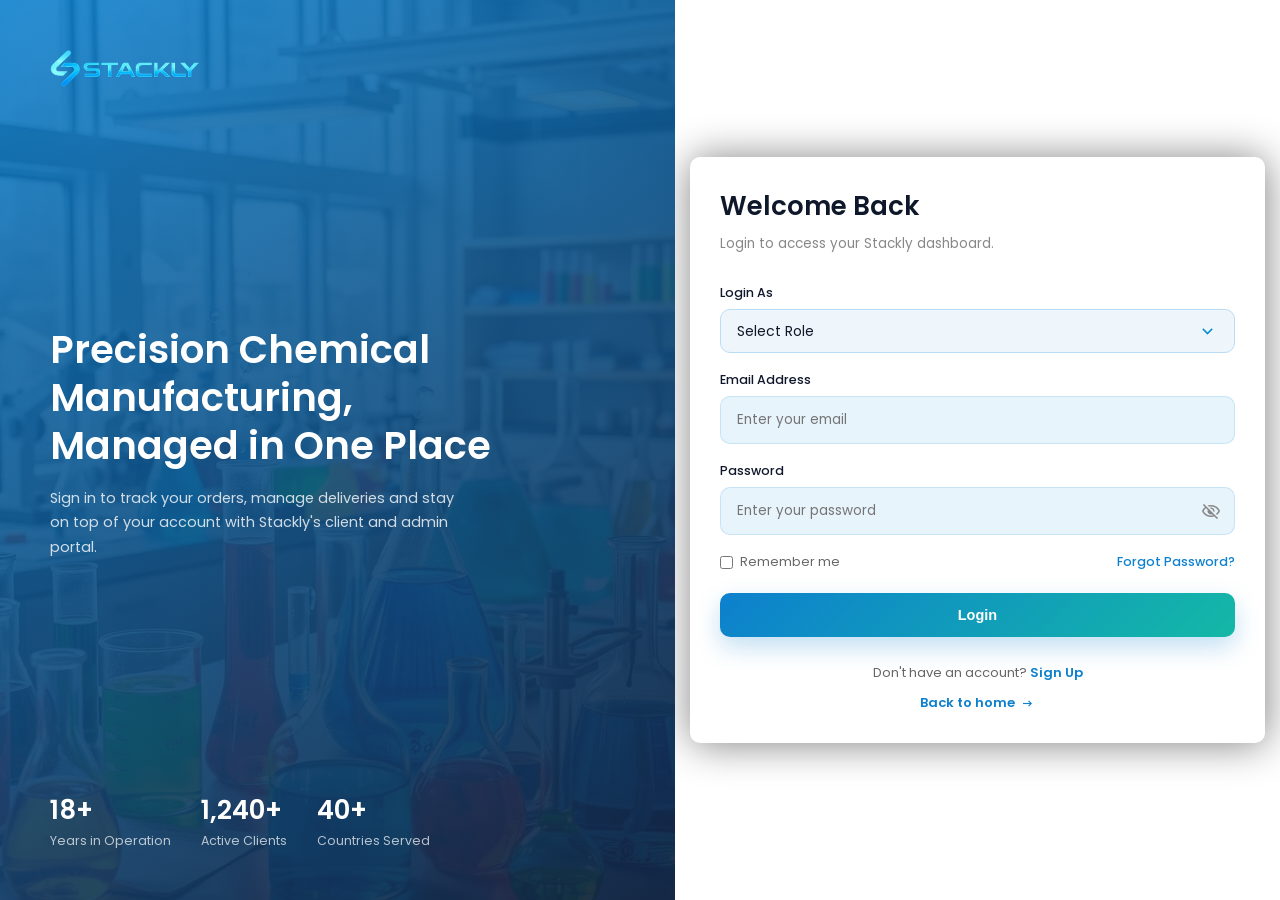
<file: login.html>
<!DOCTYPE html>
<html lang="en">

<head>
    <meta charset="UTF-8">
    <meta name="viewport" content="width=device-width, initial-scale=1.0">
    <title>Stackly Chemical Manufacturing - Login</title>
    <link rel="preconnect" href="https://fonts.googleapis.com">
    <link href="https://fonts.googleapis.com/css2?family=Poppins:wght@300;400;500;600;700&display=swap"
        rel="stylesheet">
    <link rel="stylesheet" href="https://cdnjs.cloudflare.com/ajax/libs/font-awesome/6.5.1/css/all.min.css" />
    <link rel="stylesheet" href="https://fonts.googleapis.com/css2?family=Material+Symbols+Outlined" />
    <style>
        * {
            margin: 0;
            padding: 0;
            box-sizing: border-box;
        }

        body {
            font-family: 'Poppins', sans-serif;
            min-height: 100vh;
            display: flex;
            background: #edf3f9;
        }

        .auth-wrap {
            display: flex;
            width: 100%;
            min-height: 100vh;
        }

        /* ===== LEFT BRAND PANEL ===== */
        .auth-brand {
            flex: 1;
            position: relative;
            display: flex;
            flex-direction: column;
            justify-content: space-between;
            padding: 50px;
            background:
                linear-gradient(150deg, rgba(13, 128, 206, 0.88), rgba(19, 35, 64, 0.94)),
                url("./src/hero4.webp") center/cover no-repeat;
        }

        .auth-brand-logo img {
            width: 150px;
        }

        .auth-brand-text h1 {
            color: white;
            font-size: clamp(28px, 3vw, 40px);
            font-weight: 600;
            line-height: 1.25;
            max-width: 460px;
            margin-bottom: 16px;
        }

        .auth-brand-text p {
            color: rgba(255, 255, 255, 0.8);
            font-size: 14.5px;
            line-height: 1.7;
            max-width: 420px;
        }

        .auth-brand-stats {
            display: flex;
            gap: 30px;
        }

        .auth-brand-stats div h3 {
            color: white;
            font-size: 26px;
            font-weight: 600;
        }

        .auth-brand-stats div p {
            color: rgba(255, 255, 255, 0.7);
            font-size: 12.5px;
            margin-top: 2px;
        }

        /* ===== RIGHT FORM PANEL ===== */
        .auth-form-panel {
            flex: 1;
            flex-shrink: 0;
            display: flex;
            align-items: center;
            justify-content: center;
            padding: 15px;
            background: #ffffff;
        }

        .auth-form-box {
            width: 100%;
            max-width: 600px;
            box-shadow: 1px 1px 40px rgb(128, 128, 128);
            padding: 30px 30px;
            border-radius: 10px;
        }

        .auth-mobile-logo {
            display: none;
            margin-bottom: 25px;
        }

        .auth-mobile-logo img {
            width: 140px;
        }

        .auth-form-box h2 {
            color: #0f172a;
            font-size: 26px;
            font-weight: 600;
            margin-bottom: 8px;
        }

        .auth-form-box>p {
            color: #888;
            font-size: 13.5px;
            margin-bottom: 30px;
        }

        .form-group {
            margin-bottom: 18px;
        }

        .form-group label {
            display: block;
            color: #0f172a;
            font-size: 12.5px;
            font-weight: 500;
            margin-bottom: 7px;
        }

        .input-field,
        select.input-field {
            background: #e8f4fc;
            border: 1px solid rgba(13, 128, 206, 0.15);
            border-radius: 10px;
            padding: 13px 16px;
            color: #333;
            font-size: 13.5px;
            font-family: 'Poppins', sans-serif;
            outline: none;
            width: 100%;
            appearance: none;
        }

        select.input-field {
            background-image: url("data:image/svg+xml;utf8,<svg xmlns='http://www.w3.org/2000/svg' width='14' height='14' viewBox='0 0 24 24' fill='none' stroke='%230D80CE' stroke-width='2'><polyline points='6 9 12 15 18 9'></polyline></svg>");
            background-repeat: no-repeat;
            background-position: right 14px center;
            cursor: pointer;
        }

        .input-field:focus,
        select.input-field:focus {
            border-color: #0D80CE;
        }

        .passbox {
            position: relative;
        }

        .pass-icon {
            position: absolute;
            top: 50%;
            right: 14px;
            transform: translateY(-50%);
            font-size: 20px;
            color: #888;
            cursor: pointer;
        }

        input[type="password"]::-ms-reveal,
        input[type="password"]::-ms-clear {
            display: none !important;
        }

        .form-row-between {
            display: flex;
            justify-content: space-between;
            align-items: center;
            margin-bottom: 22px;
            font-size: 12.5px;
        }

        .form-row-between a {
            color: #0D80CE;
            text-decoration: none;
            font-weight: 500;
        }

        .remember {
            display: flex;
            align-items: center;
            gap: 7px;
            color: #666;
        }

        .btn-auth {
            width: 100%;
            padding: 14px;
            border: none;
            border-radius: 10px;
            background: linear-gradient(135deg, #0D80CE, #14b8a6);
            color: white;
            font-weight: 600;
            font-size: 14.5px;
            cursor: pointer;
            box-shadow: 0 10px 25px rgba(13, 128, 206, .25);
            transition: .3s;
        }

        .btn-auth:hover {
            transform: translateY(-2px);
            box-shadow: 0 14px 28px rgba(13, 128, 206, .35);
        }

        .formfooter {
            display: flex;
            flex-direction: column;
            align-items: center;
            gap: 10px;
        }

        .formfooter>a {
            color: #0D80CE;
            font-weight: 600;
            text-decoration: none;
            font-size: 13px;
            display: flex;
            align-items: center;
            gap: 5px;
        }

        .formfooter>a span {
            font-size: 15px;
        }

        .auth-switch {
            text-align: center;
            margin-top: 26px;
            font-size: 13px;
            color: #666;
        }

        .auth-switch a {
            color: #0D80CE;
            font-weight: 600;
            text-decoration: none;
        }

        .field-error {
            color: #f87171;
            font-size: 11.5px;
            margin-top: 5px;
            display: none;
        }

        @media (max-width: 980px) {
            .auth-brand {
                display: none;
            }

            .auth-form-panel {
                width: 100%;
            }

            .auth-mobile-logo {
                display: block;
            }
        }


        .custom-select {
            position: relative;
            width: 100%;
        }

        /* Main select box */

        .select-selected {
            width: 100%;
            min-height: 44px;
            padding: 0 16px;

            display: flex;
            align-items: center;
            justify-content: space-between;

            background: #eef6fc;
            border: 1px solid #b9dcf7;
            border-radius: 10px;

            font-size: 14px;
            color: #111827;

            cursor: pointer;
            transition: 0.3s ease;
            box-sizing: border-box;
        }

        .select-selected:hover {
            border-color: #1597d4;
        }

        .custom-select.active .select-selected {
            border-color: #1597d4;

            box-shadow:
                0 0 0 3px rgba(21, 151, 212, 0.08);
        }


        /* Arrow */

        .select-arrow {
            font-size: 21px;
            color: #078bd2;

            transition: transform 0.3s ease;
        }

        .custom-select.active .select-arrow {
            transform: rotate(180deg);
        }


        /* Dropdown */

        .select-options {
            position: absolute;
            top: calc(100% + 7px);
            left: 0;

            width: 100%;
            padding: 7px;

            background: #ffffff;
            border: 1px solid #dbe9f3;
            border-radius: 10px;

            box-shadow:
                0 12px 30px rgba(0, 0, 0, 0.12);

            opacity: 0;
            visibility: hidden;
            transform: translateY(-8px);

            transition: 0.25s ease;

            z-index: 100;
            box-sizing: border-box;
        }

        .custom-select.active .select-options {
            opacity: 1;
            visibility: visible;
            transform: translateY(0);
        }


        /* Each option */

        .select-option {
            display: flex;
            align-items: center;
            gap: 12px;

            padding: 11px 12px;

            border-radius: 8px;

            cursor: pointer;
            transition: 0.25s ease;
        }

        .select-option:hover {
            background: #edf7fd;
        }


        /* Option Icon */

        .select-option>.material-symbols-outlined {
            width: 38px;
            height: 38px;

            display: flex;
            align-items: center;
            justify-content: center;

            flex-shrink: 0;

            background: #e4f4fc;
            color: #078bd2;

            border-radius: 8px;

            font-size: 21px;
        }


        /* Text */

        .select-option h4 {
            margin: 0 0 2px;

            font-size: 14px;
            font-weight: 500;

            color: #111827;
        }

        .select-option p {
            margin: 0;

            font-size: 11px;
            color: #8b8b8b;
        }


        /* Selected option */

        .select-option.selected {
            background: #edf7fd;
        }

        .select-option.selected h4 {
            color: #078bd2;
        }
    </style>
</head>

<body>

    <div class="auth-wrap">

        <!-- LEFT BRAND PANEL -->
        <div class="auth-brand">
            <div class="auth-brand-logo">
                <a href="index.html"><img src="./src/logo.webp" alt="company logo"></a>
            </div>

            <div class="auth-brand-text">
                <h1>Precision Chemical Manufacturing, Managed in One Place</h1>
                <p>Sign in to track your orders, manage deliveries and stay on top of your account with Stackly's client
                    and admin portal.</p>
            </div>

            <div class="auth-brand-stats">
                <div>
                    <h3>18+</h3>
                    <p>Years in Operation</p>
                </div>
                <div>
                    <h3>1,240+</h3>
                    <p>Active Clients</p>
                </div>
                <div>
                    <h3>40+</h3>
                    <p>Countries Served</p>
                </div>
            </div>
        </div>

        <!-- RIGHT FORM PANEL -->
        <div class="auth-form-panel">
            <div class="auth-form-box">

                <div class="auth-mobile-logo">
                    <img src="./src/logo.webp" alt="company logo">
                </div>

                <h2>Welcome Back</h2>
                <p>Login to access your Stackly dashboard.</p>

                <form id="loginForm">

                    <div class="form-group">
                        <label for="role">Login As</label>

                        <div class="custom-select" id="roleSelect">

                            <div class="select-selected">
                                <span class="selected-text">Select Role</span>
                                <span class="material-symbols-outlined select-arrow">
                                    keyboard_arrow_down
                                </span>
                            </div>

                            <div class="select-options">
                                <div class="select-option" data-value="admin">
                                    <span class="material-symbols-outlined">admin_panel_settings</span>

                                    <div>
                                        <h4>Admin</h4>
                                        <p>Login to admin dashboard</p>
                                    </div>
                                </div>

                                <div class="select-option" data-value="client">
                                    <span class="material-symbols-outlined">person</span>

                                    <div>
                                        <h4>Client</h4>
                                        <p>Login to client dashboard</p>
                                    </div>
                                </div>
                            </div>

                            <!-- Selected value store ஆகும் -->
                            <input type="hidden" id="role" name="role">

                        </div>

                        <span class="field-error" id="roleError">
                            Please select a role
                        </span>
                        <span class="field-error" id="roleError">Please select a role</span>
                    </div>

                    <div class="form-group">
                        <label for="email">Email Address</label>
                        <input class="input-field" type="email" id="email" placeholder="Enter your email">
                        <span class="field-error" id="emailError">Please enter a valid email</span>
                    </div>

                    <div class="form-group">
                        <label for="password">Password</label>
                        <div class="passbox">
                            <input class="input-field" type="password" id="password" placeholder="Enter your password">
                            <span class="material-symbols-outlined pass-icon">visibility_off</span>
                        </div>

                        <span class="field-error" id="passwordError">Password must be 6 chars</span>
                    </div>

                    <div class="form-row-between">
                        <label class="remember">
                            <input type="checkbox">
                            Remember me
                        </label>
                        <a href="404.html">Forgot Password?</a>
                    </div>

                    <button type="submit" class="btn-auth">Login</button>

                </form>

                <div class="formfooter">
                    <div class="auth-switch">
                        Don't have an account? <a href="sign.html">Sign Up</a>
                    </div>
                    <a href="index.html">Back to home <span class="material-symbols-outlined">
                            arrow_right_alt
                        </span></a>
                </div>

            </div>
        </div>

    </div>

    <script>
        /* password eye toggle */
        document.querySelectorAll('.pass-icon').forEach((eyebtn) => {
            const input = eyebtn.parentElement.querySelector('input');
            eyebtn.addEventListener('click', () => {
                if (input.type === 'password') {
                    input.type = 'text';
                    eyebtn.textContent = 'visibility';
                } else {
                    input.type = 'password';
                    eyebtn.textContent = 'visibility_off';
                }
            });
        });

        /* form validation */
        const loginForm = document.getElementById('loginForm');
        const roleField = document.getElementById('role');
        const emailField = document.getElementById('email');
        const passwordField = document.getElementById('password');

        const emailPattern = /^[^\s@]+@[^\s@]+\.[^\s@]+$/;

        loginForm.addEventListener('submit', (e) => {
            e.preventDefault();
            let valid = true;

            document.getElementById('roleError').style.display = 'none';
            document.getElementById('emailError').style.display = 'none';
            document.getElementById('passwordError').style.display = 'none';

            if (!roleField.value) {
                document.getElementById('roleError').style.display = 'block';
                valid = false;
            }

            if (!emailPattern.test(emailField.value)) {
                document.getElementById('emailError').style.display = 'block';
                valid = false;
            }

            if (passwordField.value.trim() === '') {
                document.getElementById('passwordError').style.display = 'block';
                valid = false;
            }

            if (passwordField.value.length < 6) {
                let pass = document.getElementById('passwordError');
                document.getElementById('passwordError').style.display = 'block';
                valid = false;
            }


            if (!valid) return;

            /* redirect based on role */

            localStorage.setItem("adminEmail", emailField.value)
            if (roleField.value === 'admin') {
                window.location.href = 'admin.html';
            } else {
                window.location.href = 'client.html';
            }
        });


        const customSelect = document.querySelector(".custom-select");
        const selectedBox = document.querySelector(".select-selected");
        const selectedText = document.querySelector(".selected-text");
        const options = document.querySelectorAll(".select-option");
        const role = document.getElementById("role");


        // Open / Close dropdown

        selectedBox.addEventListener("click", () => {

            customSelect.classList.toggle("active");

        });


        // Select option

        options.forEach((option) => {

            option.addEventListener("click", () => {

                // Get values

                const value = option.dataset.value;

                const text = option.querySelector("h4").textContent;


                // Set selected text

                selectedText.textContent = text;


                // Set hidden input value

                role.value = value;


                // Remove old selected

                options.forEach((item) => {

                    item.classList.remove("selected");

                });


                // Add selected class

                option.classList.add("selected");


                // Close dropdown

                customSelect.classList.remove("active");

            });

        });


        // Outside click panna close aagum

        document.addEventListener("click", (e) => {

            if (!customSelect.contains(e.target)) {

                customSelect.classList.remove("active");

            }

        });
    </script>

</body>

</html>
</file>
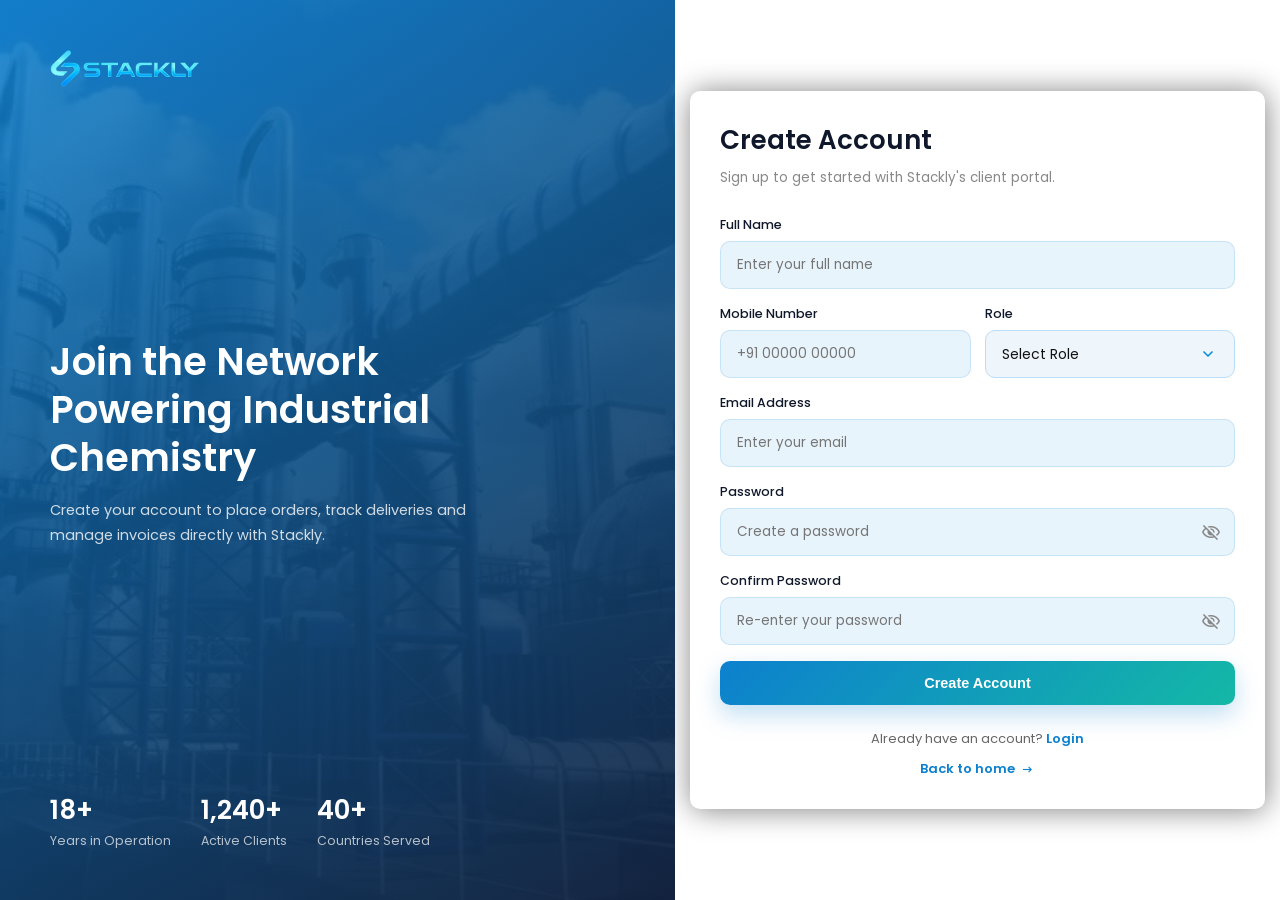
<file: sign.html>
<!DOCTYPE html>
<html lang="en">

<head>
    <meta charset="UTF-8">
    <meta name="viewport" content="width=device-width, initial-scale=1.0">
    <title>Stackly Chemical Manufacturing - Sign Up</title>
    <link rel="preconnect" href="https://fonts.googleapis.com">
    <link href="https://fonts.googleapis.com/css2?family=Poppins:wght@300;400;500;600;700&display=swap"
        rel="stylesheet">
    <link rel="stylesheet" href="https://cdnjs.cloudflare.com/ajax/libs/font-awesome/6.5.1/css/all.min.css" />
    <link rel="stylesheet" href="https://fonts.googleapis.com/css2?family=Material+Symbols+Outlined" />
    <style>
        * {
            margin: 0;
            padding: 0;
            box-sizing: border-box;
        }

        body {
            font-family: 'Poppins', sans-serif;
            min-height: 100vh;
            display: flex;
            background: #edf3f9;
        }

        .auth-wrap {
            display: flex;
            width: 100%;
            min-height: 100vh;
        }

        /* ===== LEFT BRAND PANEL ===== */
        .auth-brand {
            flex: 1;
            position: relative;
            display: flex;
            flex-direction: column;
            justify-content: space-between;
            padding: 50px;
            background:
                linear-gradient(150deg, rgba(13, 128, 206, 0.88), rgba(19, 35, 64, 0.94)),
                url("./src/abt-img2.webp") center/cover no-repeat;
        }

        .auth-brand-logo img {
            width: 150px;
        }

        .auth-brand-text h1 {
            color: white;
            font-size: clamp(28px, 3vw, 40px);
            font-weight: 600;
            line-height: 1.25;
            max-width: 460px;
            margin-bottom: 16px;
        }

        .auth-brand-text p {
            color: rgba(255, 255, 255, 0.8);
            font-size: 14.5px;
            line-height: 1.7;
            max-width: 420px;
        }

        .auth-brand-stats {
            display: flex;
            gap: 30px;
        }

        .auth-brand-stats div h3 {
            color: white;
            font-size: 26px;
            font-weight: 600;
        }

        .auth-brand-stats div p {
            color: rgba(255, 255, 255, 0.7);
            font-size: 12.5px;
            margin-top: 2px;
        }

        /* ===== RIGHT FORM PANEL ===== */
        .auth-form-panel {
            flex: 1;
            flex-shrink: 0;
            display: flex;
            align-items: center;
            justify-content: center;
            padding: 15px;
            background: #ffffff;
            overflow-y: auto;
        }

        .auth-form-box {
            width: 100%;
            max-width: 600px;
            padding: 30px 30px;
            border-radius: 10px;
            box-shadow: 1px 1px 30px gray;
        }

        .auth-mobile-logo {
            display: none;
            margin-bottom: 25px;
        }

        .auth-mobile-logo img {
            width: 140px;
        }

        .auth-form-box h2 {
            color: #0f172a;
            font-size: 26px;
            font-weight: 600;
            margin-bottom: 8px;
        }

        .auth-form-box>p {
            color: #888;
            font-size: 13.5px;
            margin-bottom: 28px;
        }

        .form-row-2 {
            display: grid;
            grid-template-columns: 1fr 1fr;
            gap: 14px;
        }

        .form-group {
            margin-bottom: 16px;
        }

        .form-group label {
            display: block;
            color: #0f172a;
            font-size: 12.5px;
            font-weight: 500;
            margin-bottom: 7px;
        }

        .input-field,
        select.input-field {
            background: #e8f4fc;
            border: 1px solid rgba(13, 128, 206, 0.15);
            border-radius: 10px;
            padding: 13px 16px;
            color: #333;
            font-size: 13.5px;
            font-family: 'Poppins', sans-serif;
            outline: none;
            width: 100%;
            appearance: none;
        }

        select.input-field {
            background-image: url("data:image/svg+xml;utf8,<svg xmlns='http://www.w3.org/2000/svg' width='14' height='14' viewBox='0 0 24 24' fill='none' stroke='%230D80CE' stroke-width='2'><polyline points='6 9 12 15 18 9'></polyline></svg>");
            background-repeat: no-repeat;
            background-position: right 14px center;
            cursor: pointer;
        }

        .input-field:focus,
        select.input-field:focus {
            border-color: #0D80CE;
        }

        .passbox {
            position: relative;
        }

        .pass-icon {
            position: absolute;
            top: 50%;
            right: 14px;
            transform: translateY(-50%);
            font-size: 20px;
            color: #888;
            cursor: pointer;
        }

        input[type="password"]::-ms-reveal,
        input[type="password"]::-ms-clear {
            display: none !important;
        }

        .form-terms {
            display: flex;
            align-items: flex-start;
            gap: 8px;
            margin-bottom: 22px;
            font-size: 12px;
            color: #666;
            line-height: 1.5;
        }

        .form-terms input {
            margin-top: 3px;
        }

        .form-terms a {
            color: #0D80CE;
            text-decoration: none;
            font-weight: 500;
        }

        .btn-auth {
            width: 100%;
            padding: 14px;
            border: none;
            border-radius: 10px;
            background: linear-gradient(135deg, #0D80CE, #14b8a6);
            color: white;
            font-weight: 600;
            font-size: 14.5px;
            cursor: pointer;
            box-shadow: 0 10px 25px rgba(13, 128, 206, .25);
            transition: .3s;
        }

        .btn-auth:hover {
            transform: translateY(-2px);
            box-shadow: 0 14px 28px rgba(13, 128, 206, .35);
        }


        .formfooter {
            display: flex;
            flex-direction: column;
            align-items: center;
            gap: 10px;
        }

        .formfooter>a {
            color: #0D80CE;
            font-weight: 600;
            text-decoration: none;
            font-size: 13px;
            display: flex;
            align-items: center;
            gap: 5px;
        }

        .formfooter>a span {
            font-size: 15px;
        }

        .auth-switch {
            text-align: center;
            margin-top: 24px;
            font-size: 13px;
            color: #666;
        }

        .auth-switch a {
            color: #0D80CE;
            font-weight: 600;
            text-decoration: none;
        }

        .field-error {
            color: #f87171;
            font-size: 11.5px;
            margin-top: 5px;
            display: none;
        }

        @media (max-width: 980px) {
            .auth-brand {
                display: none;
            }

            .auth-form-panel {
                width: 100%;
            }

            .auth-mobile-logo {
                display: block;
            }
        }

        @media (max-width: 480px) {
            .form-row-2 {
                grid-template-columns: 1fr;
            }
        }


        .custom-dropdown {
            position: relative;
            width: 100%;
        }

        /* Selected Box */

        .dropdown-selected {
            width: 100%;
            height: 48px;
            padding: 0 16px;

            display: flex;
            align-items: center;
            justify-content: space-between;

            background: #eef6fc;
            border: 1px solid #b9dcf7;
            border-radius: 10px;

            font-size: 14px;
            color: #111;

            cursor: pointer;
            box-sizing: border-box;
            transition: 0.3s;
        }

        .dropdown-selected:hover {
            border-color: #1597d4;
        }


        /* Arrow */

        .dropdown-arrow {
            font-size: 20px;
            color: #078bd2;
            transition: 0.3s;
        }

        .custom-dropdown.active .dropdown-arrow {
            transform: rotate(180deg);
        }


        /* Options Box */

        .dropdown-options {
            position: absolute;

            top: calc(100% + 6px);
            left: 0;

            width: 100%;
            padding: 6px;

            background: white;

            border: 1px solid #d8e7f2;
            border-radius: 10px;

            box-shadow: 0 10px 25px rgba(0, 0, 0, 0.12);

            opacity: 0;
            visibility: hidden;

            transform: translateY(-8px);

            transition: 0.25s;

            z-index: 100;

            box-sizing: border-box;
        }


        /* Open Dropdown */

        .custom-dropdown.active .dropdown-options {
            opacity: 1;
            visibility: visible;

            transform: translateY(0);
        }


        /* Option */

        .dropdown-option {
            padding: 11px 13px;

            font-size: 14px;

            border-radius: 7px;

            cursor: pointer;

            transition: 0.2s;
        }


        /* Hover */

        .dropdown-option:hover {
            background: #eaf6fd;
            color: #078bd2;
        }


        /* Selected */

        .dropdown-option.selected {
            background: #eaf6fd;
            color: #078bd2;
        }
    </style>
</head>

<body>

    <div class="auth-wrap">

        <!-- LEFT BRAND PANEL -->
        <div class="auth-brand">
            <div class="auth-brand-logo">
                <a href="index.html"><img src="./src/logo.webp" alt="company logo"></a>
            </div>

            <div class="auth-brand-text">
                <h1>Join the Network Powering Industrial Chemistry</h1>
                <p>Create your account to place orders, track deliveries and manage invoices directly with Stackly.</p>
            </div>

            <div class="auth-brand-stats">
                <div>
                    <h3>18+</h3>
                    <p>Years in Operation</p>
                </div>
                <div>
                    <h3>1,240+</h3>
                    <p>Active Clients</p>
                </div>
                <div>
                    <h3>40+</h3>
                    <p>Countries Served</p>
                </div>
            </div>
        </div>

        <!-- RIGHT FORM PANEL -->
        <div class="auth-form-panel">
            <div class="auth-form-box">

                <div class="auth-mobile-logo">
                    <img src="./src/logo.webp" alt="company logo">
                </div>

                <h2>Create Account</h2>
                <p>Sign up to get started with Stackly's client portal.</p>

                <form id="signupForm">

                    <div class="form-group">
                        <label for="fullName">Full Name</label>
                        <input class="input-field" type="text" id="fullName" placeholder="Enter your full name">
                        <span class="field-error" id="nameError">Please enter your name</span>
                    </div>

                    <div class="form-row-2">
                        <div class="form-group">
                            <label for="mobile">Mobile Number</label>
                            <input class="input-field" type="tel" id="mobile" placeholder="+91 00000 00000">
                            <span class="field-error" id="mobileError">Enter a valid mobile number</span>
                        </div>

                        <div class="form-group">
                            <label for="role">Role</label>
                            <div class="custom-dropdown" id="roleDropdown">

                                <div class="dropdown-selected">
                                    <span id="selectedRole">Select Role</span>

                                    <span class="material-symbols-outlined dropdown-arrow">
                                        keyboard_arrow_down
                                    </span>
                                </div>

                                <div class="dropdown-options">

                                    <div class="dropdown-option" data-value="admin">
                                        Admin
                                    </div>

                                    <div class="dropdown-option" data-value="client">
                                        Client
                                    </div>

                                </div>

                                <input type="hidden" id="role" value="">

                            </div>
                            <span class="field-error" id="roleError">Please select a role</span>
                        </div>
                    </div>

                    <div class="form-group">
                        <label for="email">Email Address</label>
                        <input class="input-field" type="email" id="email" placeholder="Enter your email">
                        <span class="field-error" id="emailError">Please enter a valid email</span>
                    </div>

                    <div class="form-group">
                        <label for="password">Password</label>
                        <div class="passbox">
                            <input class="input-field" type="password" id="password" placeholder="Create a password">
                            <span class="material-symbols-outlined pass-icon">visibility_off</span>
                        </div>
                        <span class="field-error" id="passwordError">Password must be at least 6 characters</span>
                    </div>

                    <div class="form-group">
                        <label for="confirmPassword">Confirm Password</label>
                        <div class="passbox">
                            <input class="input-field" type="password" id="confirmPassword"
                                placeholder="Re-enter your password">
                            <span class="material-symbols-outlined pass-icon">visibility_off</span>
                        </div>
                        <span class="field-error" id="confirmError">Passwords do not match</span>
                    </div>

                    <button type="submit" class="btn-auth">Create Account</button>

                </form>



                <div class="formfooter">
                    <div class="auth-switch">
                        Already have an account? <a href="login.html">Login</a>
                    </div>
                    <a href="index.html">Back to home <span class="material-symbols-outlined">
                            arrow_right_alt
                        </span></a>
                </div>

            </div>
        </div>

    </div>

    <script>
        /* password eye toggle */
        document.querySelectorAll('.pass-icon').forEach((eyebtn) => {
            const input = eyebtn.parentElement.querySelector('input');
            eyebtn.addEventListener('click', () => {
                if (input.type === 'password') {
                    input.type = 'text';
                    eyebtn.textContent = 'visibility';
                } else {
                    input.type = 'password';
                    eyebtn.textContent = 'visibility_off';
                }
            });
        });

        /* mobile field -> numbers only */
        const mobileField = document.getElementById('mobile');
        mobileField.addEventListener('input', () => {
            mobileField.value = mobileField.value.replace(/[^0-9+ ]/g, '');
        });

        /* name field -> no numbers */
        const nameField = document.getElementById('fullName');
        nameField.addEventListener('input', () => {
            nameField.value = nameField.value.replace(/[^a-zA-Z\s.]/g, '');
        });

        /* form validation */
        const signupForm = document.getElementById('signupForm');
        const roleField = document.getElementById('role');
        const emailField = document.getElementById('email');
        const passwordField = document.getElementById('password');
        const confirmPasswordField = document.getElementById('confirmPassword');

        const emailPattern = /^[^\s@]+@[^\s@]+\.[^\s@]+$/;

        signupForm.addEventListener('submit', (e) => {
            e.preventDefault();
            let valid = true;

            ['nameError', 'mobileError', 'roleError', 'emailError', 'passwordError', 'confirmError'].forEach(id => {
                document.getElementById(id).style.display = 'none';
            });

            if (nameField.value.trim() === '') {
                document.getElementById('nameError').style.display = 'block';
                valid = false;
            }

            if (mobileField.value.trim().length < 10) {
                document.getElementById('mobileError').style.display = 'block';
                valid = false;
            }

            if (!roleField.value) {
                document.getElementById('roleError').style.display = 'block';
                valid = false;
            }

            if (!emailPattern.test(emailField.value)) {
                document.getElementById('emailError').style.display = 'block';
                valid = false;
            }

            if (passwordField.value.length < 6) {
                document.getElementById('passwordError').style.display = 'block';
                valid = false;
            }

            if (confirmPasswordField.value !== passwordField.value || confirmPasswordField.value.trim() === '') {
                document.getElementById('confirmError').style.display = 'block';
                valid = false;
            }

            if (!valid) return;



            alert('Account Created Successfully');
            window.location.href = 'login.html';
        });


        //

        const dropdown = document.getElementById("roleDropdown");

        const selectedBox = dropdown.querySelector(".dropdown-selected");

        const selectedRole = document.getElementById("selectedRole");

        const options = dropdown.querySelectorAll(".dropdown-option");

        const role = document.getElementById("role");


        // Dropdown Open / Close

        selectedBox.addEventListener("click", () => {

            dropdown.classList.toggle("active");

        });


        // Option Select

        options.forEach((option) => {

            option.addEventListener("click", () => {

                // Admin / Client text
                selectedRole.textContent = option.textContent.trim();


                // admin / client value
                role.value = option.dataset.value;


                // Remove previous selected class

                options.forEach((item) => {

                    item.classList.remove("selected");

                });


                // Current option selected

                option.classList.add("selected");


                // Close dropdown

                dropdown.classList.remove("active");

            });

        });


        // Outside click -> close dropdown

        document.addEventListener("click", (e) => {

            if (!dropdown.contains(e.target)) {

                dropdown.classList.remove("active");

            }

        });
    </script>

</body>

</html>
</file>
